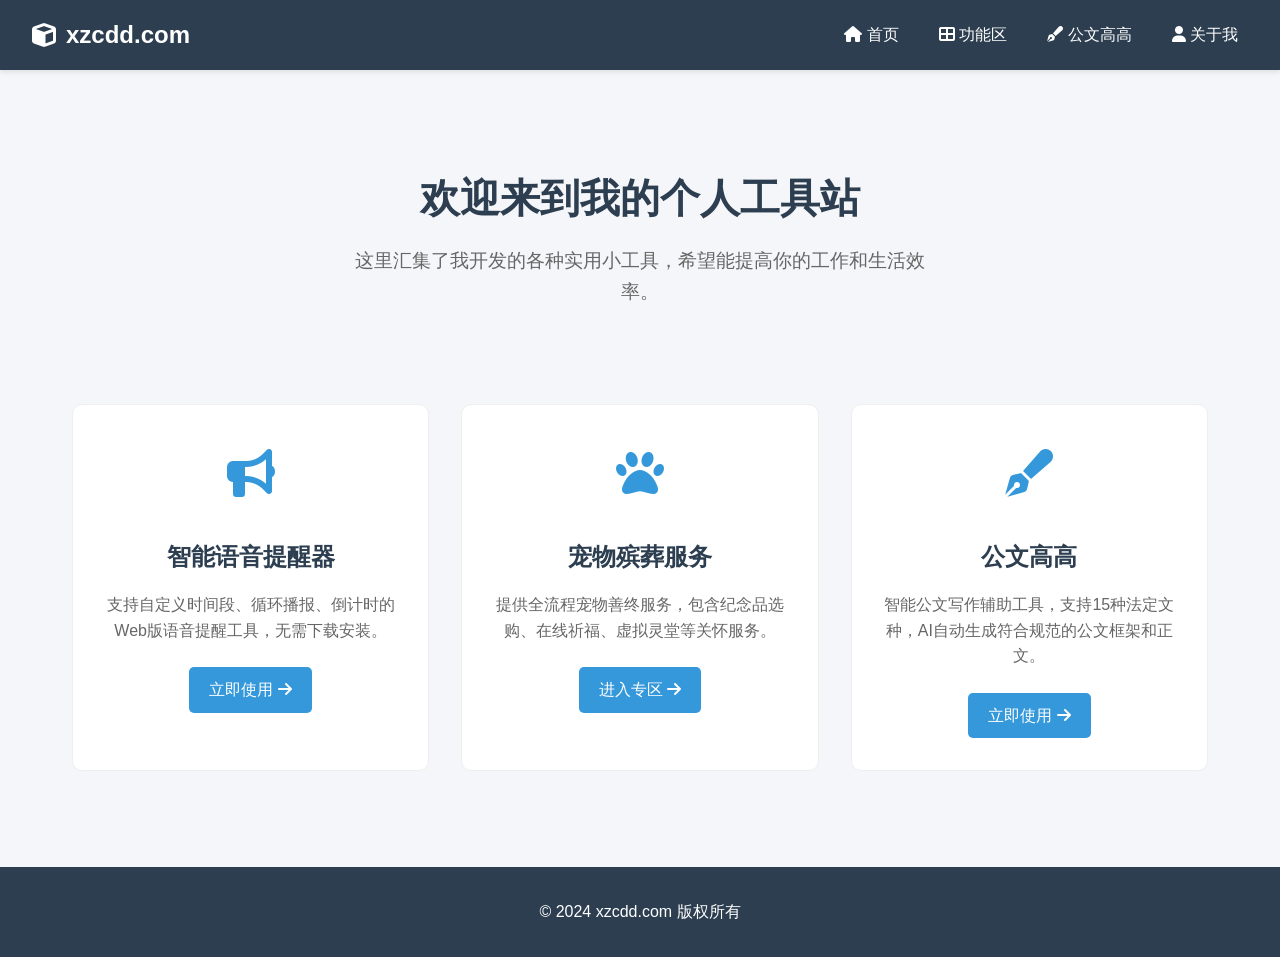
<file: index.html>
<!DOCTYPE html>
<html lang="zh-CN">
<head>
    <meta charset="UTF-8">
    <meta name="viewport" content="width=device-width, initial-scale=1.0">
    <title>我的个人网站 - xzcdd.com</title>
    <!-- 字体图标 -->
    <link rel="stylesheet" href="https://cdnjs.cloudflare.com/ajax/libs/font-awesome/6.4.0/css/all.min.css">
    <style>
        :root {
            --primary-color: #3498db;
            --secondary-color: #2c3e50;
            --bg-color: #f4f6f9;
            --text-color: #333;
            --card-bg: #fff;
        }

        * {
            margin: 0;
            padding: 0;
            box-sizing: border-box;
            font-family: 'Segoe UI', Tahoma, Geneva, Verdana, sans-serif;
        }

        body {
            background-color: var(--bg-color);
            color: var(--text-color);
            line-height: 1.6;
        }

        /* 导航栏 */
        .navbar {
            background-color: var(--secondary-color);
            color: white;
            padding: 1rem 2rem;
            display: flex;
            justify-content: space-between;
            align-items: center;
            box-shadow: 0 2px 5px rgba(0,0,0,0.1);
        }

        .logo {
            font-size: 1.5rem;
            font-weight: bold;
            display: flex;
            align-items: center;
            gap: 10px;
        }

        .nav-links {
            list-style: none;
            display: flex;
            gap: 20px;
        }

        .nav-links a {
            color: white;
            text-decoration: none;
            padding: 5px 10px;
            border-radius: 4px;
            transition: background 0.3s;
        }

        .nav-links a:hover {
            background-color: rgba(255,255,255,0.1);
        }

        /* 主体内容 */
        .container {
            max-width: 1200px;
            margin: 0 auto;
            padding: 2rem;
        }

        .hero {
            text-align: center;
            padding: 4rem 0;
            margin-bottom: 2rem;
        }

        .hero h1 {
            font-size: 2.5rem;
            margin-bottom: 1rem;
            color: var(--secondary-color);
        }

        .hero p {
            font-size: 1.2rem;
            color: #666;
            max-width: 600px;
            margin: 0 auto;
        }

        /* 功能区网格 */
        .features-grid {
            display: grid;
            grid-template-columns: repeat(auto-fit, minmax(300px, 1fr));
            gap: 2rem;
        }

        .feature-card {
            background: var(--card-bg);
            border-radius: 10px;
            padding: 2rem;
            text-align: center;
            transition: transform 0.3s, box-shadow 0.3s;
            border: 1px solid #eee;
            cursor: pointer;
            text-decoration: none;
            color: inherit;
            display: block;
        }

        .feature-card:hover {
            transform: translateY(-5px);
            box-shadow: 0 10px 20px rgba(0,0,0,0.1);
            border-color: var(--primary-color);
        }

        .feature-icon {
            font-size: 3rem;
            color: var(--primary-color);
            margin-bottom: 1.5rem;
        }

        .feature-title {
            font-size: 1.5rem;
            margin-bottom: 1rem;
            color: var(--secondary-color);
        }

        .feature-desc {
            color: #666;
            margin-bottom: 1.5rem;
        }

        .btn {
            display: inline-block;
            padding: 10px 20px;
            background-color: var(--primary-color);
            color: white;
            border-radius: 5px;
            text-decoration: none;
            font-weight: 500;
            transition: background 0.3s;
        }

        .btn:hover {
            background-color: #2980b9;
        }

        /* 页脚 */
        footer {
            background-color: var(--secondary-color);
            color: white;
            text-align: center;
            padding: 2rem;
            margin-top: 4rem;
        }

        @media (max-width: 768px) {
            .navbar {
                flex-direction: column;
                gap: 1rem;
            }
            
            .nav-links {
                width: 100%;
                justify-content: center;
            }
        }
    </style>
</head>
<body>
    <!-- 导航栏 -->
    <nav class="navbar">
        <div class="logo">
            <i class="fas fa-cube"></i> xzcdd.com
        </div>
        <ul class="nav-links">
            <li><a href="#"><i class="fas fa-home"></i> 首页</a></li>
            <li><a href="#features"><i class="fas fa-th-large"></i> 功能区</a></li>
            <li><a href="gongwen-gaogao/" target="_blank"><i class="fas fa-pen-fancy"></i> 公文高高</a></li>
            <li><a href="#"><i class="fas fa-user"></i> 关于我</a></li>
        </ul>
    </nav>

    <!-- 主体内容 -->
    <div class="container">
        <section class="hero">
            <h1>欢迎来到我的个人工具站</h1>
            <p>这里汇集了我开发的各种实用小工具，希望能提高你的工作和生活效率。</p>
        </section>

        <section id="features" class="features-grid">
            <!-- 工具卡片 1：语音提醒器 -->
            <a href="reminder/index.html" class="feature-card">
                <div class="feature-icon">
                    <i class="fas fa-bullhorn"></i>
                </div>
                <h3 class="feature-title">智能语音提醒器</h3>
                <p class="feature-desc">支持自定义时间段、循环播报、倒计时的Web版语音提醒工具，无需下载安装。</p>
                <span class="btn">立即使用 <i class="fas fa-arrow-right"></i></span>
            </a>

            <!-- 工具卡片 2：宠物殡葬服务 -->
            <a href="pet-funeral/index.html" class="feature-card">
                <div class="feature-icon">
                    <i class="fas fa-paw"></i>
                </div>
                <h3 class="feature-title">宠物殡葬服务</h3>
                <p class="feature-desc">提供全流程宠物善终服务，包含纪念品选购、在线祈福、虚拟灵堂等关怀服务。</p>
                <span class="btn">进入专区 <i class="fas fa-arrow-right"></i></span>
            </a>

            <!-- 工具卡片 3：公文高高 -->
            <a href="gongwen-gaogao/" target="_blank" class="feature-card">
                <div class="feature-icon">
                    <i class="fas fa-pen-fancy"></i>
                </div>
                <h3 class="feature-title">公文高高</h3>
                <p class="feature-desc">智能公文写作辅助工具，支持15种法定文种，AI自动生成符合规范的公文框架和正文。</p>
                <span class="btn">立即使用 <i class="fas fa-arrow-right"></i></span>
            </a>
        </section>
    </div>

    <!-- 页脚 -->
    <footer>
        <p>&copy; 2024 xzcdd.com 版权所有</p>
    </footer>
</body>
</html>
</file>
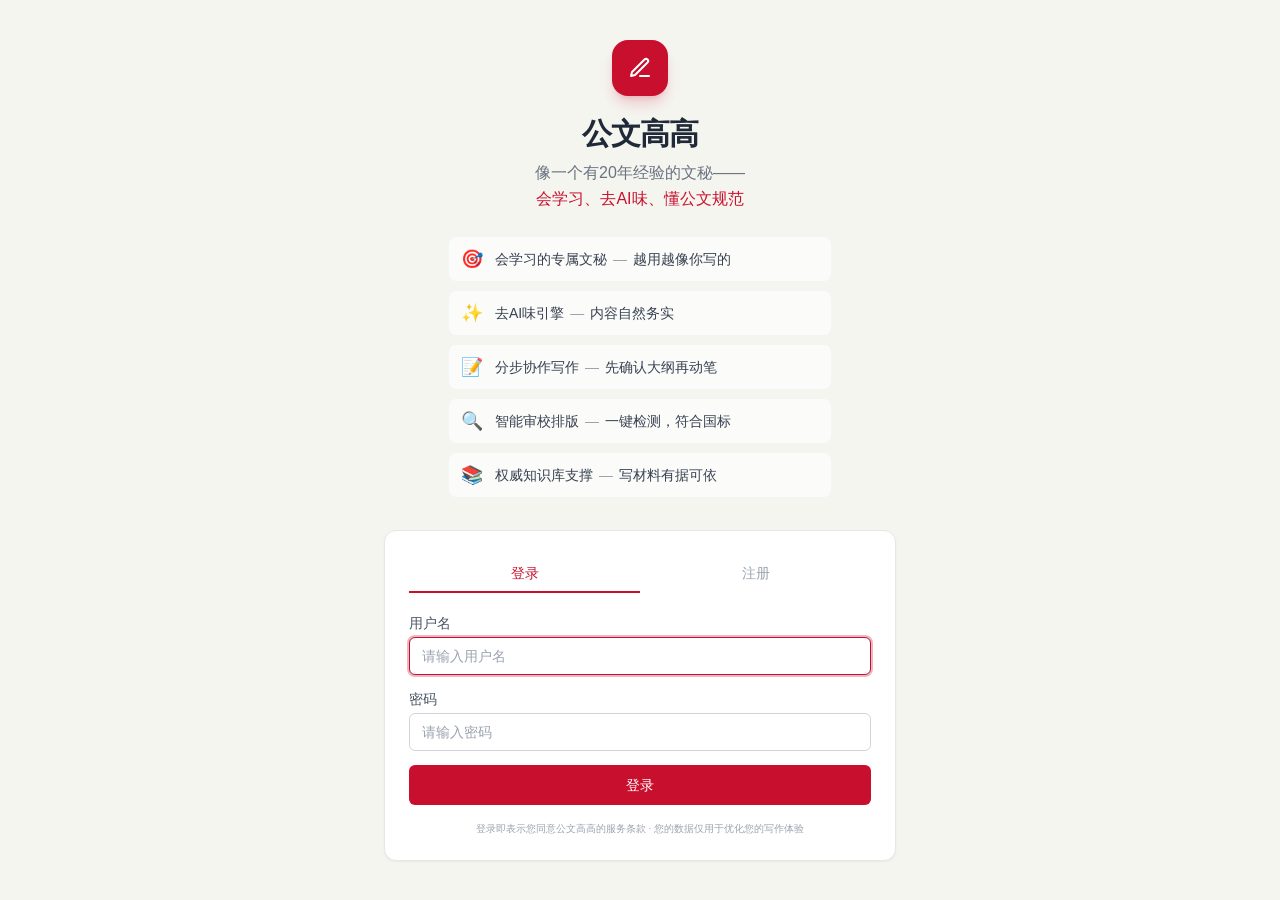
<file: gongwen-gaogao/index.html>
<!DOCTYPE html>
<html lang="zh-CN">
  <head>
    <meta charset="UTF-8" />
    <meta name="viewport" content="width=device-width, initial-scale=1.0" />
    <title>公文高高 - 智能公文写作辅助工具</title>
    <link rel="icon" type="image/svg+xml" href="/gongwen-gaogao/favicon.svg" />
    <script type="module" crossorigin src="/gongwen-gaogao/assets/index-BTBJjmmg.js"></script>
    <link rel="stylesheet" crossorigin href="/gongwen-gaogao/assets/index-ES9C1fUB.css">
  </head>
  <body class="bg-[#f5f5f0] text-gray-900">
    <style>
      .dark body, body.dark, .dark .bg-white, .dark .bg-gray-50, .dark .bg-amber-50, .dark .bg-red-50, .dark .bg-blue-50, .dark .bg-green-50 { background-color: #1a1a2e !important; }
      .dark .text-gray-700, .dark .text-gray-800, .dark .text-gray-900 { color: #e8e8e8 !important; }
      .dark .text-gray-500, .dark .text-gray-600 { color: #a0a0b0 !important; }
      .dark .text-gray-400 { color: #6a6a7a !important; }
      .dark .border-gray-100, .dark .border-gray-200, .dark .border-gray-300 { border-color: #2a2a4a !important; }
      .dark input, .dark textarea { background-color: #16213e; color: #e8e8e8; border-color: #2a2a4a; }
      .dark .hover\:bg-gray-50:hover { background-color: #16213e !important; }
    </style>
    <div id="root"></div>
  </body>
</html>
</file>
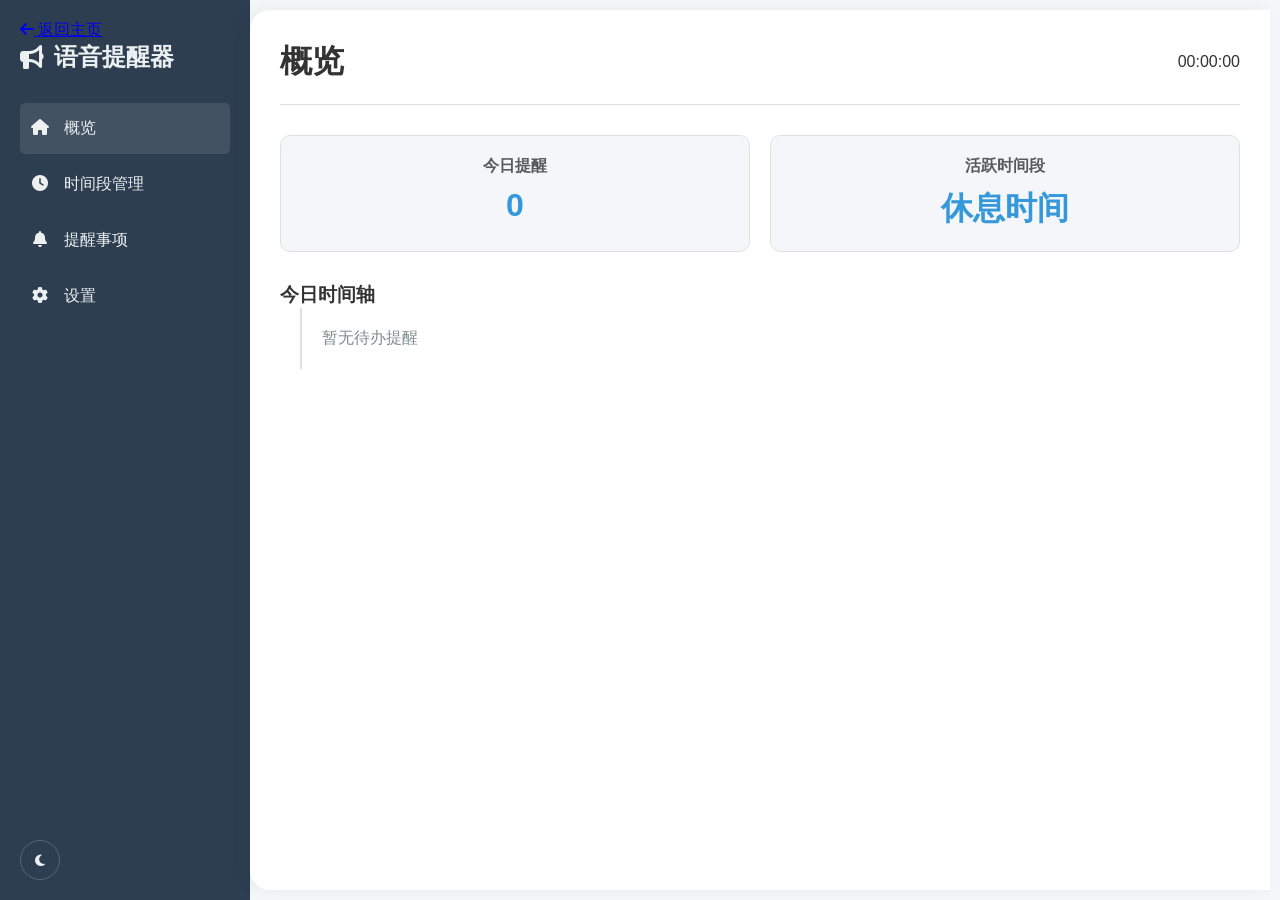
<file: reminder/index.html>
<!DOCTYPE html>
<html lang="zh-CN">
<head>
    <meta charset="UTF-8">
    <meta name="viewport" content="width=device-width, initial-scale=1.0">
    <title>智能语音提醒器 (Smart Voice Reminder)</title>
    <!-- Font Awesome for icons -->
    <link rel="stylesheet" href="https://cdnjs.cloudflare.com/ajax/libs/font-awesome/6.4.0/css/all.min.css">
    <style>
        :root {
            --bg-color: #f4f6f9;
            --sidebar-bg: #2c3e50;
            --sidebar-text: #ecf0f1;
            --content-bg: #ffffff;
            --text-color: #333;
            --accent-color: #3498db;
            --success-color: #2ecc71;
            --warning-color: #f1c40f;
            --danger-color: #e74c3c;
            --border-color: #e0e0e0;
        }

        [data-theme="dark"] {
            --bg-color: #1a1a1a;
            --sidebar-bg: #000000;
            --sidebar-text: #dcdcdc;
            --content-bg: #2d2d2d;
            --text-color: #ecf0f1;
            --accent-color: #2980b9;
            --border-color: #444;
        }

        * {
            box-sizing: border-box;
            margin: 0;
            padding: 0;
            font-family: 'Segoe UI', Tahoma, Geneva, Verdana, sans-serif;
        }

        body {
            background-color: var(--bg-color);
            color: var(--text-color);
            transition: background-color 0.3s, color 0.3s;
        }

        .app-container {
            display: flex;
            height: 100vh;
        }

        /* Sidebar */
        .sidebar {
            width: 250px;
            background-color: var(--sidebar-bg);
            color: var(--sidebar-text);
            display: flex;
            flex-direction: column;
            padding: 20px;
        }

        .logo {
            font-size: 1.5rem;
            margin-bottom: 30px;
            font-weight: bold;
            display: flex;
            align-items: center;
            gap: 10px;
        }

        .nav-links {
            list-style: none;
            flex: 1;
        }

        .nav-links li {
            padding: 15px 10px;
            cursor: pointer;
            border-radius: 5px;
            margin-bottom: 5px;
            transition: background 0.2s;
        }

        .nav-links li:hover, .nav-links li.active {
            background-color: rgba(255,255,255,0.1);
        }

        .nav-links li i {
            margin-right: 10px;
            width: 20px;
            text-align: center;
        }

        .theme-toggle {
            margin-top: auto;
        }

        #theme-btn {
            background: none;
            border: 1px solid rgba(255,255,255,0.2);
            color: var(--sidebar-text);
            padding: 8px;
            border-radius: 50%;
            cursor: pointer;
            width: 40px;
            height: 40px;
            transition: 0.3s;
        }

        #theme-btn:hover {
            background: rgba(255,255,255,0.1);
        }

        /* Main Content */
        .main-content {
            flex: 1;
            padding: 30px;
            overflow-y: auto;
            background-color: var(--content-bg);
            border-top-left-radius: 20px;
            border-bottom-left-radius: 20px;
            margin: 10px 10px 10px 0;
            box-shadow: -5px 0 15px rgba(0,0,0,0.05);
        }

        header {
            display: flex;
            justify-content: space-between;
            align-items: center;
            margin-bottom: 30px;
            border-bottom: 1px solid var(--border-color);
            padding-bottom: 20px;
        }

        .view {
            display: none;
            animation: fadeIn 0.3s;
        }

        .view.active {
            display: block;
        }

        @keyframes fadeIn {
            from { opacity: 0; transform: translateY(10px); }
            to { opacity: 1; transform: translateY(0); }
        }

        /* Dashboard Stats */
        .dashboard-stats {
            display: grid;
            grid-template-columns: repeat(auto-fit, minmax(200px, 1fr));
            gap: 20px;
            margin-bottom: 30px;
        }

        .stat-card {
            background: var(--bg-color);
            padding: 20px;
            border-radius: 10px;
            text-align: center;
            border: 1px solid var(--border-color);
        }

        .stat-card h3 {
            font-size: 1rem;
            color: var(--text-color);
            opacity: 0.8;
        }

        .stat-card p {
            font-size: 2rem;
            font-weight: bold;
            color: var(--accent-color);
            margin-top: 10px;
        }

        /* Forms & Inputs */
        .form-group {
            margin-bottom: 15px;
        }

        .form-group label {
            display: block;
            margin-bottom: 5px;
            font-weight: 500;
        }
        
        .form-row {
            display: flex;
            gap: 15px;
        }
        
        .form-row .form-group {
            flex: 1;
        }

        input[type="text"],
        input[type="number"],
        input[type="time"],
        input[type="datetime-local"],
        select,
        textarea {
            width: 100%;
            padding: 10px;
            border: 1px solid var(--border-color);
            border-radius: 5px;
            background: var(--bg-color);
            color: var(--text-color);
        }

        button {
            cursor: pointer;
            border: none;
            border-radius: 5px;
            padding: 10px 20px;
            font-weight: 500;
            transition: 0.2s;
        }

        .btn-primary {
            background-color: var(--accent-color);
            color: white;
        }

        .btn-primary:hover {
            filter: brightness(1.1);
        }

        .btn-secondary {
            background-color: #95a5a6;
            color: white;
        }

        .btn-danger {
            background-color: var(--danger-color);
            color: white;
        }
        
        .btn-emergency {
            background-color: var(--danger-color);
            color: white;
            font-weight: bold;
            display: none;
            animation: pulse 2s infinite;
        }
        
        .btn-emergency.visible {
            display: flex;
            align-items: center;
            gap: 8px;
        }
        
        @keyframes pulse {
            0% { transform: scale(1); box-shadow: 0 0 0 0 rgba(231, 76, 60, 0.7); }
            70% { transform: scale(1.05); box-shadow: 0 0 0 10px rgba(231, 76, 60, 0); }
            100% { transform: scale(1); box-shadow: 0 0 0 0 rgba(231, 76, 60, 0); }
        }
        
        /* Checkbox Group */
        .checkbox-group {
            display: flex;
            flex-wrap: wrap;
            gap: 10px;
        }
        
        .checkbox-group label {
            display: flex;
            align-items: center;
            gap: 5px;
            cursor: pointer;
            font-weight: normal;
        }

        /* Time Slot & Reminder Lists */
        .card-list {
            display: grid;
            grid-template-columns: repeat(auto-fill, minmax(300px, 1fr));
            gap: 20px;
        }

        .card {
            background: var(--bg-color);
            padding: 20px;
            border-radius: 10px;
            border-left: 5px solid var(--accent-color);
            position: relative;
            box-shadow: 0 2px 5px rgba(0,0,0,0.05);
            border: 1px solid var(--border-color);
        }

        .card h3 {
            margin-bottom: 10px;
        }

        .card .meta {
            font-size: 0.9rem;
            color: #7f8c8d;
            margin-bottom: 15px;
            line-height: 1.6;
        }
        
        .text-success { color: var(--success-color) !important; }
        .text-danger { color: var(--danger-color) !important; }

        .card-actions {
            display: flex;
            justify-content: flex-end;
            gap: 10px;
        }

        .card-actions button {
            padding: 5px 10px;
            font-size: 0.8rem;
        }

        /* Modal */
        .modal {
            display: none;
            position: fixed;
            z-index: 1000;
            left: 0;
            top: 0;
            width: 100%;
            height: 100%;
            background-color: rgba(0,0,0,0.5);
            justify-content: center;
            align-items: center;
        }

        .modal-content {
            background-color: var(--content-bg);
            padding: 30px;
            border-radius: 10px;
            width: 90%;
            max-width: 500px;
            position: relative;
            max-height: 90vh;
            overflow-y: auto;
        }

        .close {
            position: absolute;
            right: 20px;
            top: 15px;
            font-size: 24px;
            cursor: pointer;
        }
        
        .view-header {
            display: flex;
            justify-content: space-between;
            align-items: center;
            margin-bottom: 20px;
        }
        
        .filter-bar {
            margin-bottom: 20px;
        }

        /* Timeline */
        .timeline {
            position: relative;
            padding: 20px 0;
            border-left: 2px solid var(--border-color);
            margin-left: 20px;
        }

        .timeline-item {
            margin-bottom: 20px;
            padding-left: 20px;
            position: relative;
        }

        .timeline-item::before {
            content: '';
            position: absolute;
            left: -6px;
            top: 5px;
            width: 10px;
            height: 10px;
            background: var(--accent-color);
            border-radius: 50%;
        }

        .timeline-time {
            font-size: 0.85rem;
            color: #7f8c8d;
        }

        .timeline-content {
            background: var(--bg-color);
            padding: 10px;
            border-radius: 5px;
            margin-top: 5px;
            border: 1px solid var(--border-color);
        }

        /* Utility */
        .hidden { display: none; }
        .badge {
            padding: 2px 6px;
            border-radius: 4px;
            font-size: 0.75rem;
            color: white;
        }
        .badge-low { background-color: #95a5a6; }
        .badge-medium { background-color: var(--accent-color); }
        .badge-high { background-color: var(--danger-color); }
    </style>
</head>
<body>
    <div class="app-container">
        <!-- Sidebar Navigation -->
        <nav class="sidebar">
            <a href="../index.html" class="back-link">
                <i class="fas fa-arrow-left"></i> 返回主页
            </a>
            <div class="logo">
                <i class="fas fa-bullhorn"></i> 语音提醒器
            </div>
            <ul class="nav-links">
                <li class="active" data-view="dashboard">
                    <i class="fas fa-home"></i> 概览
                </li>
                <li data-view="timeslots">
                    <i class="fas fa-clock"></i> 时间段管理
                </li>
                <li data-view="reminders">
                    <i class="fas fa-bell"></i> 提醒事项
                </li>
                <li data-view="settings">
                    <i class="fas fa-cog"></i> 设置
                </li>
            </ul>
            <div class="theme-toggle">
                <button id="theme-btn" title="切换深色/浅色模式">
                    <i class="fas fa-moon"></i>
                </button>
            </div>
        </nav>

        <!-- Main Content Area -->
        <main class="main-content">
            <!-- Header -->
            <header>
                <h1 id="page-title">概览</h1>
                <button id="emergency-stop-btn" class="btn-emergency"><i class="fas fa-stop-circle"></i> 停止提醒</button>
                <div class="current-time" id="current-time">00:00:00</div>
            </header>

            <!-- Dashboard View -->
            <section id="dashboard" class="view active">
                <div class="dashboard-stats">
                    <div class="stat-card">
                        <h3>今日提醒</h3>
                        <p id="today-reminders-count">0</p>
                    </div>
                    <div class="stat-card">
                        <h3>活跃时间段</h3>
                        <p id="active-timeslot">无</p>
                    </div>
                </div>
                <div class="timeline-container">
                    <h3>今日时间轴</h3>
                    <div class="timeline" id="timeline">
                        <!-- Timeline items will be injected here -->
                    </div>
                </div>
            </section>

            <!-- Time Slots View -->
            <section id="timeslots" class="view">
                <div class="view-header">
                    <h2>时间段列表</h2>
                    <button class="btn-primary" id="add-timeslot-btn"><i class="fas fa-plus"></i> 新建时间段</button>
                </div>
                <div class="card-list" id="timeslots-list">
                    <!-- Time slots will be injected here -->
                </div>
            </section>

            <!-- Reminders View -->
            <section id="reminders" class="view">
                <div class="view-header">
                    <h2>提醒事项</h2>
                    <button class="btn-primary" id="add-reminder-btn"><i class="fas fa-plus"></i> 新建提醒</button>
                </div>
                <div class="filter-bar">
                    <select id="reminder-filter">
                        <option value="all">全部</option>
                        <option value="pending">待提醒</option>
                        <option value="completed">已完成</option>
                    </select>
                </div>
                <div class="card-list" id="reminders-list">
                    <!-- Reminders will be injected here -->
                </div>
            </section>

            <!-- Settings View -->
            <section id="settings" class="view">
                <div class="settings-group">
                    <h3>语音设置</h3>
                    <div class="form-group">
                        <label>选择语音</label>
                        <select id="voice-select"></select>
                    </div>
                    <div class="form-group">
                        <label>语速 (Rate): <span id="rate-value">1.0</span></label>
                        <input type="range" id="rate" min="0.5" max="2" step="0.1" value="1">
                    </div>
                    <div class="form-group">
                        <label>音调 (Pitch): <span id="pitch-value">1.0</span></label>
                        <input type="range" id="pitch" min="0" max="2" step="0.1" value="1">
                    </div>
                    <div class="form-group">
                        <label>音量 (Volume): <span id="volume-value">1.0</span></label>
                        <input type="range" id="volume" min="0" max="1" step="0.1" value="1">
                    </div>
                    <button class="btn-secondary" id="test-voice-btn">测试语音</button>
                </div>
                <div class="settings-group" style="margin-top: 30px;">
                    <h3>数据管理</h3>
                    <button class="btn-danger" id="clear-data-btn">清除所有数据</button>
                </div>
            </section>
        </main>
    </div>

    <!-- Modals -->
    <!-- Add Time Slot Modal -->
    <div id="timeslot-modal" class="modal">
        <div class="modal-content">
            <span class="close">&times;</span>
            <h2>新建时间段</h2>
            <form id="timeslot-form">
                <div class="form-group">
                    <label>名称</label>
                    <input type="text" name="name" required placeholder="例如：工作时间">
                </div>
                <div class="form-row">
                    <div class="form-group">
                        <label>开始时间</label>
                        <input type="time" name="start" required>
                    </div>
                    <div class="form-group">
                        <label>结束时间</label>
                        <input type="time" name="end" required>
                    </div>
                </div>
                <div class="form-group">
                    <label>重复规则</label>
                    <div class="checkbox-group" id="timeslot-days">
                        <label><input type="checkbox" value="1" checked> 周一</label>
                        <label><input type="checkbox" value="2" checked> 周二</label>
                        <label><input type="checkbox" value="3" checked> 周三</label>
                        <label><input type="checkbox" value="4" checked> 周四</label>
                        <label><input type="checkbox" value="5" checked> 周五</label>
                        <label><input type="checkbox" value="6"> 周六</label>
                        <label><input type="checkbox" value="0"> 周日</label>
                    </div>
                </div>
                <button type="submit" class="btn-primary">保存</button>
            </form>
        </div>
    </div>

    <!-- Add Reminder Modal -->
    <div id="reminder-modal" class="modal">
        <div class="modal-content">
            <span class="close">&times;</span>
            <h2>新建提醒</h2>
            <form id="reminder-form">
                <div class="form-group">
                    <label>提醒内容</label>
                    <textarea name="content" required maxlength="200" placeholder="请输入提醒内容..." style="height: 80px;"></textarea>
                    <div style="text-align: right; font-size: 12px; color: #888;">限200字</div>
                </div>
                <div class="form-group">
                    <label>提醒类型</label>
                    <select name="type" id="reminder-type-select">
                        <option value="specific">具体时间</option>
                        <option value="relative">相对时间 (倒计时)</option>
                    </select>
                </div>
                
                <div id="specific-time-group">
                    <div class="form-group">
                        <label>时间点</label>
                        <input type="datetime-local" name="datetime">
                    </div>
                    <div class="form-group">
                        <label>重复规则</label>
                        <select name="recurrence" id="recurrence-select">
                            <option value="none">不重复</option>
                            <option value="daily">每天</option>
                            <option value="weekly">每周</option>
                            <option value="monthly">每月</option>
                            <option value="custom">自定义间隔</option>
                        </select>
                    </div>
                    <div id="custom-recurrence-group" style="display:none; background: #f8f9fa; padding: 10px; border-radius: 5px; margin-bottom: 15px;">
                        <div class="form-group">
                            <label>每隔</label>
                            <div class="form-row">
                                <input type="number" name="custom-interval-val" min="1" value="1">
                                <select name="custom-interval-unit">
                                    <option value="minutes">分钟</option>
                                    <option value="hours">小时</option>
                                    <option value="days">天</option>
                                </select>
                            </div>
                        </div>
                    </div>
                </div>

                <div id="relative-time-group" style="display:none;">
                    <div class="form-group">
                        <label>延迟时间</label>
                        <div style="display: flex; gap: 10px;">
                            <input type="number" name="delay-val" min="1" value="30">
                            <select name="delay-unit">
                                <option value="minutes">分钟</option>
                                <option value="hours">小时</option>
                            </select>
                        </div>
                    </div>
                </div>

                <!-- New Section: Voice Loop Settings -->
                <div class="settings-group-modal" style="border-top: 1px solid #eee; padding-top: 15px; margin-top: 15px; margin-bottom: 15px;">
                    <h3 style="font-size: 1rem; margin-bottom: 10px;">语音循环设置</h3>
                    <div class="form-group">
                        <label>循环模式</label>
                        <div class="checkbox-group">
                            <label><input type="radio" name="loop-mode" value="fixed" checked> 固定次数</label>
                            <label><input type="radio" name="loop-mode" value="infinite"> 无限循环</label>
                        </div>
                    </div>
                    <div class="form-group" id="loop-count-group">
                        <label>循环次数 (1-10)</label>
                        <input type="number" name="loop-count" min="1" max="10" value="3">
                    </div>
                </div>

                <div class="form-group">
                    <label>提前提醒</label>
                    <select name="advance-notice">
                        <option value="0">不提前</option>
                        <option value="5">提前5分钟</option>
                        <option value="15">提前15分钟</option>
                        <option value="30">提前30分钟</option>
                    </select>
                </div>

                <div class="form-group">
                    <label>优先级</label>
                    <select name="priority">
                        <option value="low">低</option>
                        <option value="medium" selected>中</option>
                        <option value="high">高</option>
                    </select>
                </div>
                
                <button type="submit" class="btn-primary">保存</button>
            </form>
        </div>
    </div>

    <script>
        // --- State Management ---
        const state = {
            timeslots: [],
            reminders: [],
            settings: {
                voiceURI: null,
                rate: 1.0,
                pitch: 1.0,
                volume: 1.0,
                theme: 'light'
            }
        };

        // Audio Loop State
        let audioState = {
            isPlaying: false,
            reminderId: null,
            remainingLoops: 0,
            mode: 'fixed' // fixed, infinite
        };

        // --- Initialization ---
        document.addEventListener('DOMContentLoaded', () => {
            loadData();
            setupEventListeners();
            initTheme();
            initTTS();
            renderAll();
            startTimerLoop();
            
            // Set default datetime to now
            const now = new Date();
            now.setMinutes(now.getMinutes() - now.getTimezoneOffset());
            document.querySelector('input[name="datetime"]').value = now.toISOString().slice(0, 16);
        });

        // --- Persistence ---
        function loadData() {
            const savedState = localStorage.getItem('voiceReminderState');
            if (savedState) {
                const parsed = JSON.parse(savedState);
                state.timeslots = parsed.timeslots || [];
                state.reminders = parsed.reminders || [];
                state.settings = { ...state.settings, ...parsed.settings };
            }
        }

        function saveData() {
            localStorage.setItem('voiceReminderState', JSON.stringify(state));
            renderAll();
        }

        // --- UI Navigation ---
        function setupEventListeners() {
            // Navigation
            document.querySelectorAll('.nav-links li').forEach(item => {
                item.addEventListener('click', () => {
                    document.querySelectorAll('.nav-links li').forEach(li => li.classList.remove('active'));
                    document.querySelectorAll('.view').forEach(view => view.classList.remove('active'));
                    
                    item.classList.add('active');
                    const viewId = item.getAttribute('data-view');
                    document.getElementById(viewId).classList.add('active');
                    
                    // Update header title
                    const titles = {
                        'dashboard': '概览',
                        'timeslots': '时间段管理',
                        'reminders': '提醒事项',
                        'settings': '设置'
                    };
                    document.getElementById('page-title').innerText = titles[viewId];
                });
            });

            // Theme Toggle
            document.getElementById('theme-btn').addEventListener('click', toggleTheme);
            
            // Emergency Stop
            document.getElementById('emergency-stop-btn').addEventListener('click', stopPlayback);

            // Modals
            setupModal('add-timeslot-btn', 'timeslot-modal');
            setupModal('add-reminder-btn', 'reminder-modal');

            // Forms
            document.getElementById('timeslot-form').addEventListener('submit', handleAddTimeslot);
            document.getElementById('reminder-form').addEventListener('submit', handleAddReminder);

            // Reminder Type Toggle
            document.getElementById('reminder-type-select').addEventListener('change', (e) => {
                const specificGroup = document.getElementById('specific-time-group');
                const relativeGroup = document.getElementById('relative-time-group');
                if (e.target.value === 'specific') {
                    specificGroup.style.display = 'block';
                    relativeGroup.style.display = 'none';
                } else {
                    specificGroup.style.display = 'none';
                    relativeGroup.style.display = 'block';
                }
            });
            
            // Custom Recurrence Toggle
            document.getElementById('recurrence-select').addEventListener('change', (e) => {
                const customGroup = document.getElementById('custom-recurrence-group');
                if (e.target.value === 'custom') {
                    customGroup.style.display = 'block';
                } else {
                    customGroup.style.display = 'none';
                }
            });

            // Loop Mode Toggle
            document.querySelectorAll('input[name="loop-mode"]').forEach(radio => {
                radio.addEventListener('change', (e) => {
                    const countGroup = document.getElementById('loop-count-group');
                    if (e.target.value === 'fixed') {
                        countGroup.style.display = 'block';
                    } else {
                        countGroup.style.display = 'none';
                    }
                });
            });
            
            // Reminder Filter
            document.getElementById('reminder-filter').addEventListener('change', renderReminders);

            // Settings
            document.getElementById('rate').addEventListener('input', (e) => {
                state.settings.rate = parseFloat(e.target.value);
                document.getElementById('rate-value').innerText = state.settings.rate;
                saveData();
            });
            document.getElementById('pitch').addEventListener('input', (e) => {
                state.settings.pitch = parseFloat(e.target.value);
                document.getElementById('pitch-value').innerText = state.settings.pitch;
                saveData();
            });
            document.getElementById('volume').addEventListener('input', (e) => {
                state.settings.volume = parseFloat(e.target.value);
                document.getElementById('volume-value').innerText = state.settings.volume;
                saveData();
            });
            document.getElementById('voice-select').addEventListener('change', (e) => {
                state.settings.voiceURI = e.target.value;
                saveData();
            });
            document.getElementById('test-voice-btn').addEventListener('click', () => {
                speak('这是一个语音测试。你好，主人。');
                requestNotificationPermission();
            });
            document.getElementById('clear-data-btn').addEventListener('click', () => {
                if(confirm('确定要清除所有数据吗？此操作无法撤销。')) {
                    localStorage.clear();
                    location.reload();
                }
            });
        }

        function setupModal(btnId, modalId) {
            const modal = document.getElementById(modalId);
            const btn = document.getElementById(btnId);
            const close = modal.querySelector('.close');

            btn.onclick = () => modal.style.display = 'flex';
            close.onclick = () => modal.style.display = 'none';
            window.onclick = (e) => {
                if (e.target == modal) modal.style.display = 'none';
            }
        }

        function requestNotificationPermission() {
            if (Notification.permission !== "granted" && Notification.permission !== "denied") {
                Notification.requestPermission();
            }
        }

        // --- Theme Logic ---
        function initTheme() {
            document.documentElement.setAttribute('data-theme', state.settings.theme);
            const icon = document.querySelector('#theme-btn i');
            icon.className = state.settings.theme === 'dark' ? 'fas fa-sun' : 'fas fa-moon';
        }

        function toggleTheme() {
            state.settings.theme = state.settings.theme === 'light' ? 'dark' : 'light';
            initTheme();
            saveData();
        }

        // --- Time Slot Logic ---
        function handleAddTimeslot(e) {
            e.preventDefault();
            const formData = new FormData(e.target);
            const days = Array.from(document.querySelectorAll('#timeslot-days input:checked')).map(cb => parseInt(cb.value));
            
            if (days.length === 0) {
                alert('请至少选择一天');
                return;
            }

            const newSlot = {
                id: Date.now().toString(),
                name: formData.get('name'),
                start: formData.get('start'),
                end: formData.get('end'),
                days: days
            };

            if (checkTimeslotConflict(newSlot)) {
                alert('时间段冲突！请检查该时间段是否与现有的重叠。');
                return;
            }

            state.timeslots.push(newSlot);
            saveData();
            e.target.reset();
            document.getElementById('timeslot-modal').style.display = 'none';
        }

        function checkTimeslotConflict(newSlot) {
            const getMinutes = (timeStr) => {
                const [h, m] = timeStr.split(':').map(Number);
                return h * 60 + m;
            };
            
            const newStart = getMinutes(newSlot.start);
            const newEnd = getMinutes(newSlot.end);

            if (newStart >= newEnd) {
                alert('结束时间必须晚于开始时间');
                return true; 
            }

            return state.timeslots.some(slot => {
                const daysOverlap = newSlot.days.some(day => slot.days.includes(day));
                if (!daysOverlap) return false;

                const slotStart = getMinutes(slot.start);
                const slotEnd = getMinutes(slot.end);

                return (newStart < slotEnd && newEnd > slotStart);
            });
        }

        window.deleteTimeslot = function(id) {
            if(confirm('确定删除此时间段吗？')) {
                state.timeslots = state.timeslots.filter(t => t.id !== id);
                saveData();
            }
        };

        // --- Reminder Logic ---
        function handleAddReminder(e) {
            e.preventDefault();
            const formData = new FormData(e.target);
            const type = formData.get('type');
            let targetTime;
            let recurrence = 'none';
            let customInterval = null;

            if (type === 'specific') {
                const dt = formData.get('datetime');
                if (!dt) {
                    alert('请选择时间');
                    return;
                }
                targetTime = new Date(dt).getTime();
                recurrence = formData.get('recurrence');
                
                if (recurrence === 'custom') {
                    customInterval = {
                        value: parseInt(formData.get('custom-interval-val')),
                        unit: formData.get('custom-interval-unit')
                    };
                }
            } else {
                const delayVal = parseInt(formData.get('delay-val'));
                const delayUnit = formData.get('delay-unit');
                const multiplier = delayUnit === 'hours' ? 3600000 : 60000;
                targetTime = Date.now() + (delayVal * multiplier);
            }

            // Loop Settings
            const loopMode = formData.get('loop-mode');
            const loopCount = loopMode === 'fixed' ? parseInt(formData.get('loop-count')) : 0;

            const newReminder = {
                id: Date.now().toString(),
                content: formData.get('content'),
                targetTime: targetTime,
                type: type,
                recurrence: recurrence,
                customInterval: customInterval,
                loopMode: loopMode,
                loopCount: loopCount,
                advanceNotice: parseInt(formData.get('advance-notice')),
                priority: formData.get('priority'),
                status: 'pending',
                notified: false,
                advanceNotified: false
            };
            
            requestNotificationPermission();

            state.reminders.push(newReminder);
            saveData();
            e.target.reset();
            // Reset modal visibility states
            document.getElementById('specific-time-group').style.display = 'block';
            document.getElementById('relative-time-group').style.display = 'none';
            document.getElementById('custom-recurrence-group').style.display = 'none';
            document.getElementById('loop-count-group').style.display = 'block';
            document.getElementById('reminder-modal').style.display = 'none';
        }

        window.deleteReminder = function(id) {
            if(confirm('确定删除此提醒吗？')) {
                state.reminders = state.reminders.filter(r => r.id !== id);
                saveData();
            }
        };

        // --- TTS & Loop Logic ---
        let voices = [];

        function initTTS() {
            const loadVoices = () => {
                voices = speechSynthesis.getVoices();
                const select = document.getElementById('voice-select');
                if (voices.length === 0) return;
                
                select.innerHTML = '';
                voices.sort((a, b) => {
                    if (a.lang.includes('zh') && !b.lang.includes('zh')) return -1;
                    if (!a.lang.includes('zh') && b.lang.includes('zh')) return 1;
                    return 0;
                });

                voices.forEach(voice => {
                    const option = document.createElement('option');
                    option.value = voice.voiceURI;
                    option.textContent = `${voice.name} (${voice.lang})`;
                    if (voice.voiceURI === state.settings.voiceURI) {
                        option.selected = true;
                    }
                    select.appendChild(option);
                });
                
                if (!state.settings.voiceURI && voices.length > 0) {
                    const zhVoice = voices.find(v => v.lang.includes('zh'));
                    state.settings.voiceURI = zhVoice ? zhVoice.voiceURI : voices[0].voiceURI;
                }
                
                document.getElementById('rate').value = state.settings.rate;
                document.getElementById('rate-value').innerText = state.settings.rate;
                document.getElementById('pitch').value = state.settings.pitch;
                document.getElementById('pitch-value').innerText = state.settings.pitch;
                document.getElementById('volume').value = state.settings.volume;
                document.getElementById('volume-value').innerText = state.settings.volume;
            };

            speechSynthesis.onvoiceschanged = loadVoices;
            setTimeout(loadVoices, 100);
            setTimeout(loadVoices, 1000);
        }

        function speak(text, onEnd) {
            if (!text) return;
            // Only cancel if we are forcing a new speech from user interaction,
            // or if it's the start of a loop chain.
            // Inside a loop, we wait for the previous one to finish naturally.
            
            const utterance = new SpeechSynthesisUtterance(text);
            const voice = voices.find(v => v.voiceURI === state.settings.voiceURI);
            if (voice) utterance.voice = voice;
            
            utterance.rate = state.settings.rate;
            utterance.pitch = state.settings.pitch;
            utterance.volume = state.settings.volume;

            if (onEnd) {
                utterance.onend = onEnd;
            }

            speechSynthesis.speak(utterance);
        }

        function playReminder(reminder) {
            // Stop any current playback first
            if (audioState.isPlaying) {
                speechSynthesis.cancel();
            }

            audioState = {
                isPlaying: true,
                reminderId: reminder.id,
                remainingLoops: reminder.loopMode === 'fixed' ? reminder.loopCount : 9999,
                mode: reminder.loopMode
            };

            updateStopButton();
            playLoop(reminder.content);
        }

        function playLoop(content) {
            if (!audioState.isPlaying) return;
            
            if (audioState.mode === 'fixed' && audioState.remainingLoops <= 0) {
                stopPlayback(false); // Finished naturally
                return;
            }

            speak(`提醒您：${content}`, () => {
                // Determine if we should continue
                if (audioState.isPlaying) {
                    if (audioState.mode === 'fixed') {
                        audioState.remainingLoops--;
                    }
                    // Add a small pause between loops
                    setTimeout(() => playLoop(content), 1000);
                }
            });
        }

        function stopPlayback(speakFeedback = true) {
            audioState.isPlaying = false;
            audioState.reminderId = null;
            speechSynthesis.cancel();
            updateStopButton();
            
            if (speakFeedback) {
                setTimeout(() => speak('提醒已停止'), 200);
            }
        }

        function updateStopButton() {
            const btn = document.getElementById('emergency-stop-btn');
            if (audioState.isPlaying) {
                btn.classList.add('visible');
            } else {
                btn.classList.remove('visible');
            }
        }

        // --- Timer Loop & Scheduling ---
        function startTimerLoop() {
            setInterval(() => {
                const now = Date.now();
                document.getElementById('current-time').innerText = new Date().toLocaleTimeString();
                
                state.reminders.forEach(reminder => {
                    if (reminder.status === 'completed') return;

                    // Advance Notice (Only speak once, no loop)
                    if (reminder.advanceNotice > 0 && !reminder.advanceNotified) {
                        const advanceTime = reminder.targetTime - (reminder.advanceNotice * 60000);
                        if (now >= advanceTime && now < reminder.targetTime && (now - advanceTime < 60000)) {
                            speak(`即将提醒：${reminder.content}`);
                            reminder.advanceNotified = true;
                            saveData();
                        }
                    }

                    // Main Reminder
                    if (now >= reminder.targetTime && !reminder.notified) {
                        // Start the loop
                        playReminder(reminder);
                        
                        if (Notification.permission === "granted") {
                            new Notification("语音提醒", { body: reminder.content });
                        }

                        reminder.notified = true;

                        if (reminder.recurrence !== 'none') {
                            handleRecurrence(reminder);
                        } else {
                            reminder.status = 'completed';
                        }
                        saveData();
                    }
                });
            }, 1000);
        }

        function handleRecurrence(reminder) {
            const nextTime = new Date(reminder.targetTime);
            
            if (reminder.recurrence === 'daily') nextTime.setDate(nextTime.getDate() + 1);
            else if (reminder.recurrence === 'weekly') nextTime.setDate(nextTime.getDate() + 7);
            else if (reminder.recurrence === 'monthly') nextTime.setMonth(nextTime.getMonth() + 1);
            else if (reminder.recurrence === 'custom' && reminder.customInterval) {
                const val = reminder.customInterval.value;
                const unit = reminder.customInterval.unit;
                if (unit === 'minutes') nextTime.setMinutes(nextTime.getMinutes() + val);
                if (unit === 'hours') nextTime.setHours(nextTime.getHours() + val);
                if (unit === 'days') nextTime.setDate(nextTime.getDate() + val);
            }
            
            reminder.targetTime = nextTime.getTime();
            reminder.notified = false;
            reminder.advanceNotified = false;
        }

        // --- Rendering ---
        function renderAll() {
            renderTimeslots();
            renderReminders();
            renderDashboard();
        }

        function renderTimeslots() {
            const container = document.getElementById('timeslots-list');
            container.innerHTML = '';
            
            const dayNames = ['日', '一', '二', '三', '四', '五', '六'];

            state.timeslots.forEach(slot => {
                const div = document.createElement('div');
                div.className = 'card';
                div.innerHTML = `
                    <h3>${slot.name}</h3>
                    <div class="meta">
                        <i class="fas fa-clock"></i> ${slot.start} - ${slot.end}
                        <br>
                        <i class="fas fa-calendar"></i> 周${slot.days.map(d => dayNames[d]).join('、')}
                    </div>
                    <div class="card-actions">
                        <button class="btn-danger" onclick="deleteTimeslot('${slot.id}')">删除</button>
                    </div>
                `;
                container.appendChild(div);
            });
        }

        function renderReminders() {
            const container = document.getElementById('reminders-list');
            container.innerHTML = '';
            
            const filter = document.getElementById('reminder-filter').value;
            
            state.reminders
                .filter(r => {
                    if (filter === 'all') return true;
                    if (filter === 'pending') return r.status === 'pending';
                    if (filter === 'completed') return r.status === 'completed';
                })
                .sort((a, b) => a.targetTime - b.targetTime)
                .forEach(reminder => {
                    const date = new Date(reminder.targetTime);
                    const isPast = date < new Date() && reminder.status !== 'completed';
                    const statusClass = reminder.status === 'completed' ? 'text-success' : (isPast ? 'text-danger' : '');
                    
                    let recurrenceText = '';
                    if (reminder.recurrence === 'custom') {
                        const {value, unit} = reminder.customInterval;
                        const unitMap = {minutes:'分', hours:'小时', days:'天'};
                        recurrenceText = `每${value}${unitMap[unit]}`;
                    } else if (reminder.recurrence !== 'none') {
                        const map = {daily:'每天', weekly:'每周', monthly:'每月'};
                        recurrenceText = map[reminder.recurrence];
                    }

                    const div = document.createElement('div');
                    div.className = 'card';
                    div.innerHTML = `
                        <h3>${reminder.content}</h3>
                        <div class="meta ${statusClass}">
                            <i class="fas fa-clock"></i> ${date.toLocaleString()}
                            <br>
                            <span class="badge badge-${reminder.priority}">${reminder.priority.toUpperCase()}</span>
                            ${recurrenceText ? `<i class="fas fa-sync"></i> ${recurrenceText}` : ''}
                            <br>
                            <small style="color:#aaa">
                                ${reminder.loopMode === 'infinite' ? '∞ 循环' : `循环 ${reminder.loopCount} 次`}
                            </small>
                        </div>
                        <div class="card-actions">
                            <button class="btn-danger" onclick="deleteReminder('${reminder.id}')">删除</button>
                        </div>
                    `;
                    container.appendChild(div);
                });
        }

        function renderDashboard() {
            // Stats
            const today = new Date();
            today.setHours(0,0,0,0);
            const tomorrow = new Date(today);
            tomorrow.setDate(tomorrow.getDate() + 1);

            const todayCount = state.reminders.filter(r => 
                r.targetTime >= today.getTime() && r.targetTime < tomorrow.getTime()
            ).length;
            document.getElementById('today-reminders-count').innerText = todayCount;

            // Active Timeslot
            const now = new Date();
            const currentMinutes = now.getHours() * 60 + now.getMinutes();
            const currentDay = now.getDay();
            
            const activeSlot = state.timeslots.find(slot => {
                if (!slot.days.includes(currentDay)) return false;
                const [sh, sm] = slot.start.split(':').map(Number);
                const [eh, em] = slot.end.split(':').map(Number);
                const start = sh * 60 + sm;
                const end = eh * 60 + em;
                return currentMinutes >= start && currentMinutes <= end;
            });
            
            document.getElementById('active-timeslot').innerText = activeSlot ? activeSlot.name : '休息时间';

            // Timeline
            const timeline = document.getElementById('timeline');
            timeline.innerHTML = '';
            
            // Sort upcoming reminders
            const upcoming = state.reminders
                .filter(r => r.status === 'pending' && r.targetTime > Date.now())
                .sort((a, b) => a.targetTime - b.targetTime)
                .slice(0, 5); // Show next 5

            if (upcoming.length === 0) {
                timeline.innerHTML = '<p style="color:#7f8c8d; padding-left:20px;">暂无待办提醒</p>';
            } else {
                upcoming.forEach(r => {
                    const div = document.createElement('div');
                    div.className = 'timeline-item';
                    div.innerHTML = `
                        <div class="timeline-time">${new Date(r.targetTime).toLocaleTimeString()}</div>
                        <div class="timeline-content">
                            <strong>${r.content}</strong>
                        </div>
                    `;
                    timeline.appendChild(div);
                });
            }
        }
    </script>
</body>
</html>
</file>
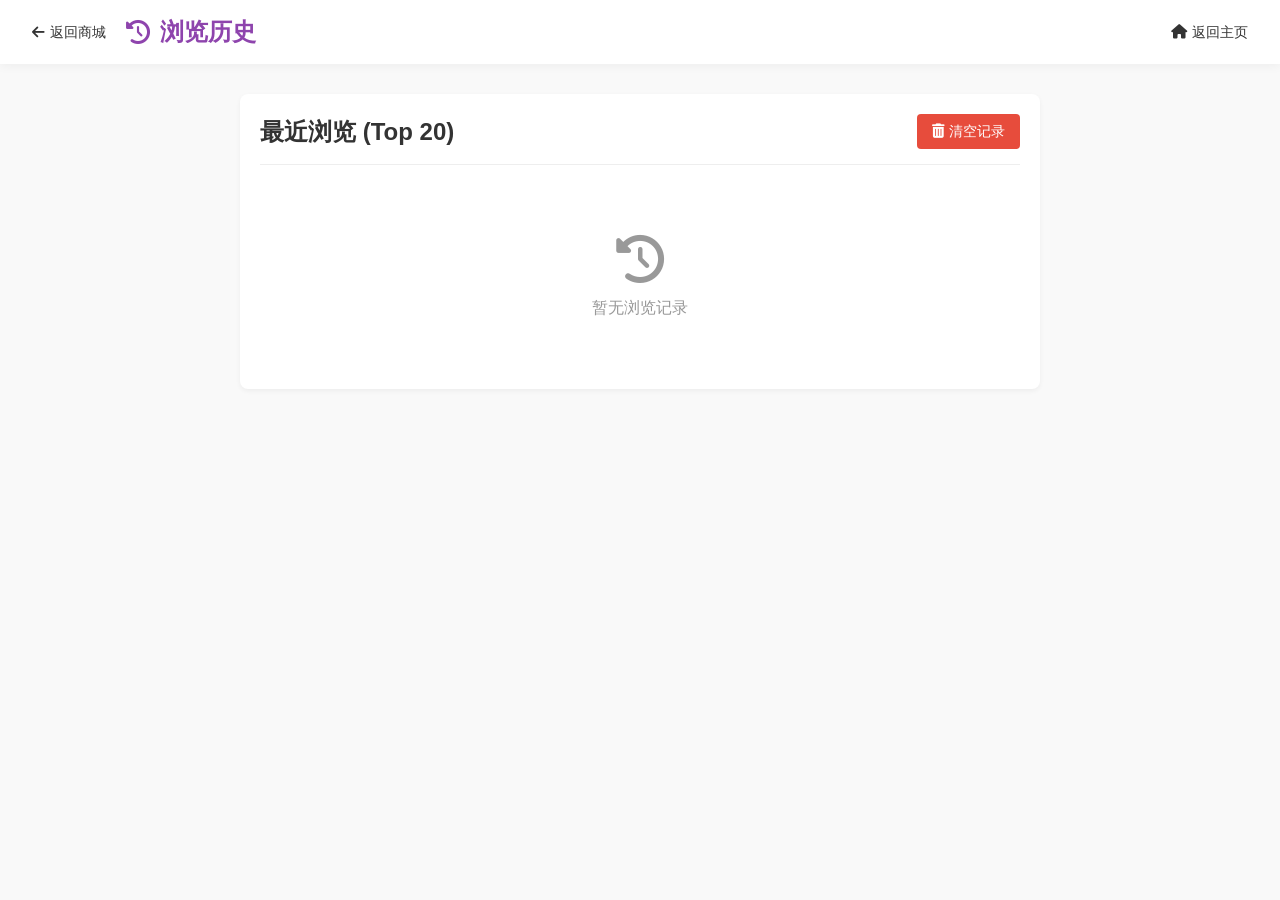
<file: pet-funeral/history.html>
<!DOCTYPE html>
<html lang="zh-CN">
<head>
    <meta charset="UTF-8">
    <meta name="viewport" content="width=device-width, initial-scale=1.0">
    <title>浏览历史 - 宠物殡葬服务</title>
    <link rel="stylesheet" href="https://cdnjs.cloudflare.com/ajax/libs/font-awesome/6.4.0/css/all.min.css">
    <style>
        :root {
            --primary-color: #8e44ad;
            --text-color: #333;
            --border-color: #ddd;
        }

        * {
            margin: 0;
            padding: 0;
            box-sizing: border-box;
            font-family: 'Segoe UI', sans-serif;
        }

        body {
            background-color: #f9f9f9;
            color: var(--text-color);
        }

        /* 复用导航栏样式 */
        .navbar {
            background-color: #fff;
            padding: 1rem 2rem;
            display: flex;
            justify-content: space-between;
            align-items: center;
            box-shadow: 0 2px 10px rgba(0,0,0,0.05);
            position: sticky;
            top: 0;
            z-index: 100;
        }

        .nav-left {
            display: flex;
            align-items: center;
            gap: 20px;
        }

        .back-link {
            text-decoration: none;
            color: var(--text-color);
            display: flex;
            align-items: center;
            gap: 5px;
            font-size: 0.9rem;
        }

        .brand {
            font-size: 1.5rem;
            font-weight: bold;
            color: var(--primary-color);
            display: flex;
            align-items: center;
            gap: 10px;
        }

        .container {
            max-width: 800px;
            margin: 30px auto;
            padding: 20px;
            background: white;
            border-radius: 8px;
            box-shadow: 0 2px 5px rgba(0,0,0,0.05);
        }

        .page-header {
            display: flex;
            justify-content: space-between;
            align-items: center;
            margin-bottom: 20px;
            padding-bottom: 15px;
            border-bottom: 1px solid #eee;
        }

        .clear-btn {
            padding: 8px 15px;
            background-color: #e74c3c;
            color: white;
            border: none;
            border-radius: 4px;
            cursor: pointer;
            font-size: 0.9rem;
        }

        .history-list {
            display: flex;
            flex-direction: column;
            gap: 15px;
        }

        .history-item {
            display: flex;
            gap: 15px;
            padding: 15px;
            border: 1px solid #eee;
            border-radius: 6px;
            transition: background 0.2s;
        }

        .history-item:hover {
            background-color: #fcfcfc;
        }

        .item-img {
            width: 80px;
            height: 80px;
            object-fit: cover;
            border-radius: 4px;
            background-color: #eee;
        }

        .item-info {
            flex: 1;
            display: flex;
            flex-direction: column;
            justify-content: center;
        }

        .item-name {
            font-weight: bold;
            font-size: 1.1rem;
            margin-bottom: 5px;
            color: #333;
            text-decoration: none;
        }

        .item-price {
            color: #e74c3c;
            font-weight: bold;
        }

        .item-time {
            font-size: 0.8rem;
            color: #999;
            margin-top: 5px;
        }

        .empty-state {
            text-align: center;
            padding: 50px;
            color: #999;
        }
    </style>
</head>
<body>
    <nav class="navbar">
        <div class="nav-left">
            <a href="index.html" class="back-link"><i class="fas fa-arrow-left"></i> 返回商城</a>
            <div class="brand">
                <i class="fas fa-history"></i> 浏览历史
            </div>
        </div>
        <div class="nav-right">
             <a href="../index.html" class="back-link" style="margin-left: 20px;"><i class="fas fa-home"></i> 返回主页</a>
        </div>
    </nav>

    <div class="container">
        <div class="page-header">
            <h2>最近浏览 (Top 20)</h2>
            <button class="clear-btn" onclick="clearHistory()"><i class="fas fa-trash-alt"></i> 清空记录</button>
        </div>
        <div id="history-list" class="history-list">
            <!-- 动态生成 -->
        </div>
    </div>

    <script>
        function renderHistory() {
            let history = [];
            try {
                history = JSON.parse(localStorage.getItem('pet_history')) || [];
            } catch (e) {
                console.error("Failed to parse history:", e);
                localStorage.removeItem('pet_history');
            }

            const container = document.getElementById('history-list');
            
            if (!Array.isArray(history) || history.length === 0) {
                container.innerHTML = `
                    <div class="empty-state">
                        <i class="fas fa-history" style="font-size: 3rem; margin-bottom: 15px;"></i>
                        <p>暂无浏览记录</p>
                    </div>
                `;
                return;
            }

            container.innerHTML = history.map(item => {
                // 简单的防错检查
                const name = item.name || '未知商品';
                const price = item.price || 0;
                const img = item.image || 'https://via.placeholder.com/80';
                const timeStr = item.time ? new Date(item.time).toLocaleString() : '未知时间';
                
                return `
                <div class="history-item">
                    <img src="${img}" class="item-img" alt="${name}" onerror="this.src='https://via.placeholder.com/80'">
                    <div class="item-info">
                        <div class="item-name">${name}</div>
                        <div class="item-price">¥${price}</div>
                        <div class="item-time">浏览时间: ${timeStr}</div>
                    </div>
                    <div style="display:flex; align-items:center;">
                        <a href="index.html" style="padding:5px 10px; border:1px solid var(--primary-color); color:var(--primary-color); border-radius:4px; text-decoration:none; font-size:0.9rem;">查看详情</a>
                    </div>
                </div>
            `}).join('');
        }

        function clearHistory() {
            if (confirm('确定要清空所有浏览记录吗？')) {
                localStorage.removeItem('pet_history');
                renderHistory();
            }
        }

        document.addEventListener('DOMContentLoaded', renderHistory);
    </script>
</body>
</html>
</file>
<file: gongwen-gaogao/assets/index-ES9C1fUB.css>
*,:before,:after{--tw-border-spacing-x: 0;--tw-border-spacing-y: 0;--tw-translate-x: 0;--tw-translate-y: 0;--tw-rotate: 0;--tw-skew-x: 0;--tw-skew-y: 0;--tw-scale-x: 1;--tw-scale-y: 1;--tw-pan-x: ;--tw-pan-y: ;--tw-pinch-zoom: ;--tw-scroll-snap-strictness: proximity;--tw-gradient-from-position: ;--tw-gradient-via-position: ;--tw-gradient-to-position: ;--tw-ordinal: ;--tw-slashed-zero: ;--tw-numeric-figure: ;--tw-numeric-spacing: ;--tw-numeric-fraction: ;--tw-ring-inset: ;--tw-ring-offset-width: 0px;--tw-ring-offset-color: #fff;--tw-ring-color: rgb(59 130 246 / .5);--tw-ring-offset-shadow: 0 0 #0000;--tw-ring-shadow: 0 0 #0000;--tw-shadow: 0 0 #0000;--tw-shadow-colored: 0 0 #0000;--tw-blur: ;--tw-brightness: ;--tw-contrast: ;--tw-grayscale: ;--tw-hue-rotate: ;--tw-invert: ;--tw-saturate: ;--tw-sepia: ;--tw-drop-shadow: ;--tw-backdrop-blur: ;--tw-backdrop-brightness: ;--tw-backdrop-contrast: ;--tw-backdrop-grayscale: ;--tw-backdrop-hue-rotate: ;--tw-backdrop-invert: ;--tw-backdrop-opacity: ;--tw-backdrop-saturate: ;--tw-backdrop-sepia: ;--tw-contain-size: ;--tw-contain-layout: ;--tw-contain-paint: ;--tw-contain-style: }::backdrop{--tw-border-spacing-x: 0;--tw-border-spacing-y: 0;--tw-translate-x: 0;--tw-translate-y: 0;--tw-rotate: 0;--tw-skew-x: 0;--tw-skew-y: 0;--tw-scale-x: 1;--tw-scale-y: 1;--tw-pan-x: ;--tw-pan-y: ;--tw-pinch-zoom: ;--tw-scroll-snap-strictness: proximity;--tw-gradient-from-position: ;--tw-gradient-via-position: ;--tw-gradient-to-position: ;--tw-ordinal: ;--tw-slashed-zero: ;--tw-numeric-figure: ;--tw-numeric-spacing: ;--tw-numeric-fraction: ;--tw-ring-inset: ;--tw-ring-offset-width: 0px;--tw-ring-offset-color: #fff;--tw-ring-color: rgb(59 130 246 / .5);--tw-ring-offset-shadow: 0 0 #0000;--tw-ring-shadow: 0 0 #0000;--tw-shadow: 0 0 #0000;--tw-shadow-colored: 0 0 #0000;--tw-blur: ;--tw-brightness: ;--tw-contrast: ;--tw-grayscale: ;--tw-hue-rotate: ;--tw-invert: ;--tw-saturate: ;--tw-sepia: ;--tw-drop-shadow: ;--tw-backdrop-blur: ;--tw-backdrop-brightness: ;--tw-backdrop-contrast: ;--tw-backdrop-grayscale: ;--tw-backdrop-hue-rotate: ;--tw-backdrop-invert: ;--tw-backdrop-opacity: ;--tw-backdrop-saturate: ;--tw-backdrop-sepia: ;--tw-contain-size: ;--tw-contain-layout: ;--tw-contain-paint: ;--tw-contain-style: }*,:before,:after{box-sizing:border-box;border-width:0;border-style:solid;border-color:#e5e7eb}:before,:after{--tw-content: ""}html,:host{line-height:1.5;-webkit-text-size-adjust:100%;-moz-tab-size:4;-o-tab-size:4;tab-size:4;font-family:Microsoft YaHei,PingFang SC,Hiragino Sans GB,sans-serif;font-feature-settings:normal;font-variation-settings:normal;-webkit-tap-highlight-color:transparent}body{margin:0;line-height:inherit}hr{height:0;color:inherit;border-top-width:1px}abbr:where([title]){-webkit-text-decoration:underline dotted;text-decoration:underline dotted}h1,h2,h3,h4,h5,h6{font-size:inherit;font-weight:inherit}a{color:inherit;text-decoration:inherit}b,strong{font-weight:bolder}code,kbd,samp,pre{font-family:ui-monospace,SFMono-Regular,Menlo,Monaco,Consolas,Liberation Mono,Courier New,monospace;font-feature-settings:normal;font-variation-settings:normal;font-size:1em}small{font-size:80%}sub,sup{font-size:75%;line-height:0;position:relative;vertical-align:baseline}sub{bottom:-.25em}sup{top:-.5em}table{text-indent:0;border-color:inherit;border-collapse:collapse}button,input,optgroup,select,textarea{font-family:inherit;font-feature-settings:inherit;font-variation-settings:inherit;font-size:100%;font-weight:inherit;line-height:inherit;letter-spacing:inherit;color:inherit;margin:0;padding:0}button,select{text-transform:none}button,input:where([type=button]),input:where([type=reset]),input:where([type=submit]){-webkit-appearance:button;background-color:transparent;background-image:none}:-moz-focusring{outline:auto}:-moz-ui-invalid{box-shadow:none}progress{vertical-align:baseline}::-webkit-inner-spin-button,::-webkit-outer-spin-button{height:auto}[type=search]{-webkit-appearance:textfield;outline-offset:-2px}::-webkit-search-decoration{-webkit-appearance:none}::-webkit-file-upload-button{-webkit-appearance:button;font:inherit}summary{display:list-item}blockquote,dl,dd,h1,h2,h3,h4,h5,h6,hr,figure,p,pre{margin:0}fieldset{margin:0;padding:0}legend{padding:0}ol,ul,menu{list-style:none;margin:0;padding:0}dialog{padding:0}textarea{resize:vertical}input::-moz-placeholder,textarea::-moz-placeholder{opacity:1;color:#9ca3af}input::placeholder,textarea::placeholder{opacity:1;color:#9ca3af}button,[role=button]{cursor:pointer}:disabled{cursor:default}img,svg,video,canvas,audio,iframe,embed,object{display:block;vertical-align:middle}img,video{max-width:100%;height:auto}[hidden]:where(:not([hidden=until-found])){display:none}.\!visible{visibility:visible!important}.visible{visibility:visible}.fixed{position:fixed}.absolute{position:absolute}.relative{position:relative}.sticky{position:sticky}.inset-0{top:0;right:0;bottom:0;left:0}.inset-y-0{top:0;bottom:0}.left-0{left:0}.right-0{right:0}.right-2{right:.5rem}.top-0{top:0}.top-2{top:.5rem}.top-full{top:100%}.z-40{z-index:40}.z-50{z-index:50}.z-\[100\]{z-index:100}.z-\[200\]{z-index:200}.-mx-1\.5{margin-left:-.375rem;margin-right:-.375rem}.mx-1\.5{margin-left:.375rem;margin-right:.375rem}.mx-auto{margin-left:auto;margin-right:auto}.my-6{margin-top:1.5rem;margin-bottom:1.5rem}.-mb-\[13px\]{margin-bottom:-13px}.mb-0\.5{margin-bottom:.125rem}.mb-1{margin-bottom:.25rem}.mb-1\.5{margin-bottom:.375rem}.mb-2{margin-bottom:.5rem}.mb-3{margin-bottom:.75rem}.mb-4{margin-bottom:1rem}.mb-5{margin-bottom:1.25rem}.mb-6{margin-bottom:1.5rem}.mb-8{margin-bottom:2rem}.ml-0\.5{margin-left:.125rem}.ml-1{margin-left:.25rem}.ml-2{margin-left:.5rem}.ml-3{margin-left:.75rem}.ml-auto{margin-left:auto}.mr-0\.5{margin-right:.125rem}.mt-0\.5{margin-top:.125rem}.mt-1{margin-top:.25rem}.mt-2{margin-top:.5rem}.mt-3{margin-top:.75rem}.mt-4{margin-top:1rem}.mt-6{margin-top:1.5rem}.block{display:block}.inline-block{display:inline-block}.inline{display:inline}.flex{display:flex}.inline-flex{display:inline-flex}.grid{display:grid}.hidden{display:none}.h-0\.5{height:.125rem}.h-1{height:.25rem}.h-1\.5{height:.375rem}.h-10{height:2.5rem}.h-14{height:3.5rem}.h-4{height:1rem}.h-6{height:1.5rem}.h-8{height:2rem}.h-\[calc\(100\%-40px\)\]{height:calc(100% - 40px)}.h-full{height:100%}.h-screen{height:100vh}.max-h-0{max-height:0px}.max-h-32{max-height:8rem}.max-h-40{max-height:10rem}.max-h-72{max-height:18rem}.max-h-\[300px\]{max-height:300px}.max-h-\[85vh\]{max-height:85vh}.max-h-\[90vh\]{max-height:90vh}.min-h-\[400px\]{min-height:400px}.min-h-screen{min-height:100vh}.\!w-\[48px\]{width:48px!important}.w-1{width:.25rem}.w-10{width:2.5rem}.w-14{width:3.5rem}.w-2{width:.5rem}.w-36{width:9rem}.w-4{width:1rem}.w-40{width:10rem}.w-52{width:13rem}.w-6{width:1.5rem}.w-8{width:2rem}.w-\[120px\]{width:120px}.w-\[20\%\]{width:20%}.w-\[25\%\]{width:25%}.w-\[520px\]{width:520px}.w-\[85\%\]{width:85%}.w-full{width:100%}.\!min-w-\[48px\]{min-width:48px!important}.min-w-0{min-width:0px}.min-w-\[100px\]{min-width:100px}.min-w-\[120px\]{min-width:120px}.min-w-\[180px\]{min-width:180px}.min-w-\[260px\]{min-width:260px}.\!max-w-\[48px\]{max-width:48px!important}.max-w-2xl{max-width:42rem}.max-w-3xl{max-width:48rem}.max-w-\[240px\]{max-width:240px}.max-w-\[400px\]{max-width:400px}.max-w-lg{max-width:32rem}.max-w-sm{max-width:24rem}.max-w-xs{max-width:20rem}.flex-1{flex:1 1 0%}.shrink-0{flex-shrink:0}.rotate-90{--tw-rotate: 90deg;transform:translate(var(--tw-translate-x),var(--tw-translate-y)) rotate(var(--tw-rotate)) skew(var(--tw-skew-x)) skewY(var(--tw-skew-y)) scaleX(var(--tw-scale-x)) scaleY(var(--tw-scale-y))}@keyframes pulse{50%{opacity:.5}}.animate-pulse{animation:pulse 2s cubic-bezier(.4,0,.6,1) infinite}@keyframes spin{to{transform:rotate(360deg)}}.animate-spin{animation:spin 1s linear infinite}.cursor-default{cursor:default}.cursor-not-allowed{cursor:not-allowed}.cursor-pointer{cursor:pointer}.select-none{-webkit-user-select:none;-moz-user-select:none;user-select:none}.resize-y{resize:vertical}.resize{resize:both}.grid-cols-1{grid-template-columns:repeat(1,minmax(0,1fr))}.grid-cols-2{grid-template-columns:repeat(2,minmax(0,1fr))}.grid-cols-3{grid-template-columns:repeat(3,minmax(0,1fr))}.flex-col{flex-direction:column}.flex-wrap{flex-wrap:wrap}.items-start{align-items:flex-start}.items-center{align-items:center}.items-baseline{align-items:baseline}.items-stretch{align-items:stretch}.justify-start{justify-content:flex-start}.justify-end{justify-content:flex-end}.justify-center{justify-content:center}.justify-between{justify-content:space-between}.gap-0\.5{gap:.125rem}.gap-1{gap:.25rem}.gap-1\.5{gap:.375rem}.gap-2{gap:.5rem}.gap-3{gap:.75rem}.gap-4{gap:1rem}.space-y-0\.5>:not([hidden])~:not([hidden]){--tw-space-y-reverse: 0;margin-top:calc(.125rem * calc(1 - var(--tw-space-y-reverse)));margin-bottom:calc(.125rem * var(--tw-space-y-reverse))}.space-y-1>:not([hidden])~:not([hidden]){--tw-space-y-reverse: 0;margin-top:calc(.25rem * calc(1 - var(--tw-space-y-reverse)));margin-bottom:calc(.25rem * var(--tw-space-y-reverse))}.space-y-2>:not([hidden])~:not([hidden]){--tw-space-y-reverse: 0;margin-top:calc(.5rem * calc(1 - var(--tw-space-y-reverse)));margin-bottom:calc(.5rem * var(--tw-space-y-reverse))}.space-y-3>:not([hidden])~:not([hidden]){--tw-space-y-reverse: 0;margin-top:calc(.75rem * calc(1 - var(--tw-space-y-reverse)));margin-bottom:calc(.75rem * var(--tw-space-y-reverse))}.space-y-3\.5>:not([hidden])~:not([hidden]){--tw-space-y-reverse: 0;margin-top:calc(.875rem * calc(1 - var(--tw-space-y-reverse)));margin-bottom:calc(.875rem * var(--tw-space-y-reverse))}.space-y-4>:not([hidden])~:not([hidden]){--tw-space-y-reverse: 0;margin-top:calc(1rem * calc(1 - var(--tw-space-y-reverse)));margin-bottom:calc(1rem * var(--tw-space-y-reverse))}.divide-y>:not([hidden])~:not([hidden]){--tw-divide-y-reverse: 0;border-top-width:calc(1px * calc(1 - var(--tw-divide-y-reverse)));border-bottom-width:calc(1px * var(--tw-divide-y-reverse))}.divide-gray-100>:not([hidden])~:not([hidden]){--tw-divide-opacity: 1;border-color:rgb(243 244 246 / var(--tw-divide-opacity, 1))}.overflow-hidden{overflow:hidden}.overflow-y-auto{overflow-y:auto}.truncate{overflow:hidden;text-overflow:ellipsis;white-space:nowrap}.whitespace-nowrap{white-space:nowrap}.whitespace-pre-wrap{white-space:pre-wrap}.rounded{border-radius:.25rem}.rounded-2xl{border-radius:1rem}.rounded-full{border-radius:9999px}.rounded-lg{border-radius:.5rem}.rounded-md{border-radius:.375rem}.rounded-xl{border-radius:.75rem}.border{border-width:1px}.border-2{border-width:2px}.border-b{border-bottom-width:1px}.border-b-2{border-bottom-width:2px}.border-l{border-left-width:1px}.border-r{border-right-width:1px}.border-t{border-top-width:1px}.border-dashed{border-style:dashed}.border-\[\#c8102e\]{--tw-border-opacity: 1;border-color:rgb(200 16 46 / var(--tw-border-opacity, 1))}.border-\[\#c8102e\]\/20{border-color:#c8102e33}.border-\[\#d0d0d0\]{--tw-border-opacity: 1;border-color:rgb(208 208 208 / var(--tw-border-opacity, 1))}.border-amber-200{--tw-border-opacity: 1;border-color:rgb(253 230 138 / var(--tw-border-opacity, 1))}.border-blue-200{--tw-border-opacity: 1;border-color:rgb(191 219 254 / var(--tw-border-opacity, 1))}.border-gray-100{--tw-border-opacity: 1;border-color:rgb(243 244 246 / var(--tw-border-opacity, 1))}.border-gray-200{--tw-border-opacity: 1;border-color:rgb(229 231 235 / var(--tw-border-opacity, 1))}.border-gray-300{--tw-border-opacity: 1;border-color:rgb(209 213 219 / var(--tw-border-opacity, 1))}.border-gray-50{--tw-border-opacity: 1;border-color:rgb(249 250 251 / var(--tw-border-opacity, 1))}.border-green-200{--tw-border-opacity: 1;border-color:rgb(187 247 208 / var(--tw-border-opacity, 1))}.border-red-100\/50{border-color:#fee2e280}.border-red-200{--tw-border-opacity: 1;border-color:rgb(254 202 202 / var(--tw-border-opacity, 1))}.border-transparent{border-color:transparent}.border-t-\[\#c8102e\]{--tw-border-opacity: 1;border-top-color:rgb(200 16 46 / var(--tw-border-opacity, 1))}.bg-\[\#c8102e\]{--tw-bg-opacity: 1;background-color:rgb(200 16 46 / var(--tw-bg-opacity, 1))}.bg-\[\#c8102e\]\/10{background-color:#c8102e1a}.bg-\[\#c8102e\]\/5{background-color:#c8102e0d}.bg-\[\#f5f5f0\]{--tw-bg-opacity: 1;background-color:rgb(245 245 240 / var(--tw-bg-opacity, 1))}.bg-amber-100{--tw-bg-opacity: 1;background-color:rgb(254 243 199 / var(--tw-bg-opacity, 1))}.bg-amber-50{--tw-bg-opacity: 1;background-color:rgb(255 251 235 / var(--tw-bg-opacity, 1))}.bg-amber-500{--tw-bg-opacity: 1;background-color:rgb(245 158 11 / var(--tw-bg-opacity, 1))}.bg-black\/40{background-color:#0006}.bg-black\/50{background-color:#00000080}.bg-blue-100{--tw-bg-opacity: 1;background-color:rgb(219 234 254 / var(--tw-bg-opacity, 1))}.bg-blue-50{--tw-bg-opacity: 1;background-color:rgb(239 246 255 / var(--tw-bg-opacity, 1))}.bg-gray-100{--tw-bg-opacity: 1;background-color:rgb(243 244 246 / var(--tw-bg-opacity, 1))}.bg-gray-200{--tw-bg-opacity: 1;background-color:rgb(229 231 235 / var(--tw-bg-opacity, 1))}.bg-gray-50{--tw-bg-opacity: 1;background-color:rgb(249 250 251 / var(--tw-bg-opacity, 1))}.bg-gray-500{--tw-bg-opacity: 1;background-color:rgb(107 114 128 / var(--tw-bg-opacity, 1))}.bg-green-100{--tw-bg-opacity: 1;background-color:rgb(220 252 231 / var(--tw-bg-opacity, 1))}.bg-green-300{--tw-bg-opacity: 1;background-color:rgb(134 239 172 / var(--tw-bg-opacity, 1))}.bg-green-50{--tw-bg-opacity: 1;background-color:rgb(240 253 244 / var(--tw-bg-opacity, 1))}.bg-green-500{--tw-bg-opacity: 1;background-color:rgb(34 197 94 / var(--tw-bg-opacity, 1))}.bg-green-600{--tw-bg-opacity: 1;background-color:rgb(22 163 74 / var(--tw-bg-opacity, 1))}.bg-red-100{--tw-bg-opacity: 1;background-color:rgb(254 226 226 / var(--tw-bg-opacity, 1))}.bg-red-50{--tw-bg-opacity: 1;background-color:rgb(254 242 242 / var(--tw-bg-opacity, 1))}.bg-red-500{--tw-bg-opacity: 1;background-color:rgb(239 68 68 / var(--tw-bg-opacity, 1))}.bg-white{--tw-bg-opacity: 1;background-color:rgb(255 255 255 / var(--tw-bg-opacity, 1))}.bg-white\/10{background-color:#ffffff1a}.bg-white\/20{background-color:#fff3}.bg-white\/60{background-color:#fff9}.bg-gradient-to-r{background-image:linear-gradient(to right,var(--tw-gradient-stops))}.from-\[\#c8102e\]{--tw-gradient-from: #c8102e var(--tw-gradient-from-position);--tw-gradient-to: rgb(200 16 46 / 0) var(--tw-gradient-to-position);--tw-gradient-stops: var(--tw-gradient-from), var(--tw-gradient-to)}.from-red-50{--tw-gradient-from: #fef2f2 var(--tw-gradient-from-position);--tw-gradient-to: rgb(254 242 242 / 0) var(--tw-gradient-to-position);--tw-gradient-stops: var(--tw-gradient-from), var(--tw-gradient-to)}.via-\[\#d42a3f\]{--tw-gradient-to: rgb(212 42 63 / 0) var(--tw-gradient-to-position);--tw-gradient-stops: var(--tw-gradient-from), #d42a3f var(--tw-gradient-via-position), var(--tw-gradient-to)}.to-\[\#c8102e\]{--tw-gradient-to: #c8102e var(--tw-gradient-to-position)}.to-amber-50{--tw-gradient-to: #fffbeb var(--tw-gradient-to-position)}.fill-amber-400{fill:#fbbf24}.p-1{padding:.25rem}.p-1\.5{padding:.375rem}.p-2{padding:.5rem}.p-2\.5{padding:.625rem}.p-3{padding:.75rem}.p-4{padding:1rem}.p-5{padding:1.25rem}.p-6{padding:1.5rem}.px-1{padding-left:.25rem;padding-right:.25rem}.px-1\.5{padding-left:.375rem;padding-right:.375rem}.px-2{padding-left:.5rem;padding-right:.5rem}.px-2\.5{padding-left:.625rem;padding-right:.625rem}.px-3{padding-left:.75rem;padding-right:.75rem}.px-4{padding-left:1rem;padding-right:1rem}.px-5{padding-left:1.25rem;padding-right:1.25rem}.px-6{padding-left:1.5rem;padding-right:1.5rem}.px-8{padding-left:2rem;padding-right:2rem}.py-0\.5{padding-top:.125rem;padding-bottom:.125rem}.py-1{padding-top:.25rem;padding-bottom:.25rem}.py-1\.5{padding-top:.375rem;padding-bottom:.375rem}.py-12{padding-top:3rem;padding-bottom:3rem}.py-16{padding-top:4rem;padding-bottom:4rem}.py-2{padding-top:.5rem;padding-bottom:.5rem}.py-2\.5{padding-top:.625rem;padding-bottom:.625rem}.py-3{padding-top:.75rem;padding-bottom:.75rem}.py-4{padding-top:1rem;padding-bottom:1rem}.py-8{padding-top:2rem;padding-bottom:2rem}.pb-1{padding-bottom:.25rem}.pb-2{padding-bottom:.5rem}.pb-2\.5{padding-bottom:.625rem}.pb-3{padding-bottom:.75rem}.pr-12{padding-right:3rem}.pt-10{padding-top:2.5rem}.pt-3{padding-top:.75rem}.pt-6{padding-top:1.5rem}.text-left{text-align:left}.text-center{text-align:center}.align-middle{vertical-align:middle}.font-mono{font-family:ui-monospace,SFMono-Regular,Menlo,Monaco,Consolas,Liberation Mono,Courier New,monospace}.font-serif{font-family:SimSun,"FangSong",serif}.text-3xl{font-size:1.875rem;line-height:2.25rem}.text-\[10px\]{font-size:10px}.text-\[11px\]{font-size:11px}.text-\[15px\]{font-size:15px}.text-\[9px\]{font-size:9px}.text-base{font-size:1rem;line-height:1.5rem}.text-lg{font-size:1.125rem;line-height:1.75rem}.text-sm{font-size:.875rem;line-height:1.25rem}.text-xs{font-size:.75rem;line-height:1rem}.font-bold{font-weight:700}.font-medium{font-weight:500}.uppercase{text-transform:uppercase}.leading-5{line-height:1.25rem}.leading-relaxed{line-height:1.625}.leading-snug{line-height:1.375}.leading-tight{line-height:1.25}.tracking-tight{letter-spacing:-.025em}.tracking-wide{letter-spacing:.025em}.text-\[\#c8102e\]{--tw-text-opacity: 1;color:rgb(200 16 46 / var(--tw-text-opacity, 1))}.text-amber-400{--tw-text-opacity: 1;color:rgb(251 191 36 / var(--tw-text-opacity, 1))}.text-amber-500{--tw-text-opacity: 1;color:rgb(245 158 11 / var(--tw-text-opacity, 1))}.text-amber-600{--tw-text-opacity: 1;color:rgb(217 119 6 / var(--tw-text-opacity, 1))}.text-amber-700{--tw-text-opacity: 1;color:rgb(180 83 9 / var(--tw-text-opacity, 1))}.text-amber-900{--tw-text-opacity: 1;color:rgb(120 53 15 / var(--tw-text-opacity, 1))}.text-blue-500{--tw-text-opacity: 1;color:rgb(59 130 246 / var(--tw-text-opacity, 1))}.text-blue-700{--tw-text-opacity: 1;color:rgb(29 78 216 / var(--tw-text-opacity, 1))}.text-gray-300{--tw-text-opacity: 1;color:rgb(209 213 219 / var(--tw-text-opacity, 1))}.text-gray-400{--tw-text-opacity: 1;color:rgb(156 163 175 / var(--tw-text-opacity, 1))}.text-gray-500{--tw-text-opacity: 1;color:rgb(107 114 128 / var(--tw-text-opacity, 1))}.text-gray-600{--tw-text-opacity: 1;color:rgb(75 85 99 / var(--tw-text-opacity, 1))}.text-gray-700{--tw-text-opacity: 1;color:rgb(55 65 81 / var(--tw-text-opacity, 1))}.text-gray-800{--tw-text-opacity: 1;color:rgb(31 41 55 / var(--tw-text-opacity, 1))}.text-gray-900{--tw-text-opacity: 1;color:rgb(17 24 39 / var(--tw-text-opacity, 1))}.text-green-500{--tw-text-opacity: 1;color:rgb(34 197 94 / var(--tw-text-opacity, 1))}.text-green-600{--tw-text-opacity: 1;color:rgb(22 163 74 / var(--tw-text-opacity, 1))}.text-green-700{--tw-text-opacity: 1;color:rgb(21 128 61 / var(--tw-text-opacity, 1))}.text-green-900{--tw-text-opacity: 1;color:rgb(20 83 45 / var(--tw-text-opacity, 1))}.text-red-400{--tw-text-opacity: 1;color:rgb(248 113 113 / var(--tw-text-opacity, 1))}.text-red-600{--tw-text-opacity: 1;color:rgb(220 38 38 / var(--tw-text-opacity, 1))}.text-red-700{--tw-text-opacity: 1;color:rgb(185 28 28 / var(--tw-text-opacity, 1))}.text-red-800{--tw-text-opacity: 1;color:rgb(153 27 27 / var(--tw-text-opacity, 1))}.text-red-900{--tw-text-opacity: 1;color:rgb(127 29 29 / var(--tw-text-opacity, 1))}.text-white{--tw-text-opacity: 1;color:rgb(255 255 255 / var(--tw-text-opacity, 1))}.text-white\/40{color:#fff6}.text-white\/50{color:#ffffff80}.text-white\/60{color:#fff9}.text-white\/70{color:#ffffffb3}.underline{text-decoration-line:underline}.placeholder-gray-400::-moz-placeholder{--tw-placeholder-opacity: 1;color:rgb(156 163 175 / var(--tw-placeholder-opacity, 1))}.placeholder-gray-400::placeholder{--tw-placeholder-opacity: 1;color:rgb(156 163 175 / var(--tw-placeholder-opacity, 1))}.opacity-0{opacity:0}.opacity-100{opacity:1}.opacity-20{opacity:.2}.opacity-50{opacity:.5}.shadow-2xl{--tw-shadow: 0 25px 50px -12px rgb(0 0 0 / .25);--tw-shadow-colored: 0 25px 50px -12px var(--tw-shadow-color);box-shadow:var(--tw-ring-offset-shadow, 0 0 #0000),var(--tw-ring-shadow, 0 0 #0000),var(--tw-shadow)}.shadow-lg{--tw-shadow: 0 10px 15px -3px rgb(0 0 0 / .1), 0 4px 6px -4px rgb(0 0 0 / .1);--tw-shadow-colored: 0 10px 15px -3px var(--tw-shadow-color), 0 4px 6px -4px var(--tw-shadow-color);box-shadow:var(--tw-ring-offset-shadow, 0 0 #0000),var(--tw-ring-shadow, 0 0 #0000),var(--tw-shadow)}.shadow-md{--tw-shadow: 0 4px 6px -1px rgb(0 0 0 / .1), 0 2px 4px -2px rgb(0 0 0 / .1);--tw-shadow-colored: 0 4px 6px -1px var(--tw-shadow-color), 0 2px 4px -2px var(--tw-shadow-color);box-shadow:var(--tw-ring-offset-shadow, 0 0 #0000),var(--tw-ring-shadow, 0 0 #0000),var(--tw-shadow)}.shadow-sm{--tw-shadow: 0 1px 2px 0 rgb(0 0 0 / .05);--tw-shadow-colored: 0 1px 2px 0 var(--tw-shadow-color);box-shadow:var(--tw-ring-offset-shadow, 0 0 #0000),var(--tw-ring-shadow, 0 0 #0000),var(--tw-shadow)}.shadow-xl{--tw-shadow: 0 20px 25px -5px rgb(0 0 0 / .1), 0 8px 10px -6px rgb(0 0 0 / .1);--tw-shadow-colored: 0 20px 25px -5px var(--tw-shadow-color), 0 8px 10px -6px var(--tw-shadow-color);box-shadow:var(--tw-ring-offset-shadow, 0 0 #0000),var(--tw-ring-shadow, 0 0 #0000),var(--tw-shadow)}.shadow-\[\#c8102e\]\/20{--tw-shadow-color: rgb(200 16 46 / .2);--tw-shadow: var(--tw-shadow-colored)}.outline{outline-style:solid}.ring-1{--tw-ring-offset-shadow: var(--tw-ring-inset) 0 0 0 var(--tw-ring-offset-width) var(--tw-ring-offset-color);--tw-ring-shadow: var(--tw-ring-inset) 0 0 0 calc(1px + var(--tw-ring-offset-width)) var(--tw-ring-color);box-shadow:var(--tw-ring-offset-shadow),var(--tw-ring-shadow),var(--tw-shadow, 0 0 #0000)}.ring-white\/50{--tw-ring-color: rgb(255 255 255 / .5)}.filter{filter:var(--tw-blur) var(--tw-brightness) var(--tw-contrast) var(--tw-grayscale) var(--tw-hue-rotate) var(--tw-invert) var(--tw-saturate) var(--tw-sepia) var(--tw-drop-shadow)}.transition{transition-property:color,background-color,border-color,text-decoration-color,fill,stroke,opacity,box-shadow,transform,filter,backdrop-filter;transition-timing-function:cubic-bezier(.4,0,.2,1);transition-duration:.15s}.transition-all{transition-property:all;transition-timing-function:cubic-bezier(.4,0,.2,1);transition-duration:.15s}.transition-colors{transition-property:color,background-color,border-color,text-decoration-color,fill,stroke;transition-timing-function:cubic-bezier(.4,0,.2,1);transition-duration:.15s}.duration-300{transition-duration:.3s}.duration-500{transition-duration:.5s}*{margin:0;padding:0;box-sizing:border-box}body{font-family:Microsoft YaHei,PingFang SC,Hiragino Sans GB,sans-serif;background:#f5f5f0;color:#333;min-height:100vh}::-webkit-scrollbar{width:6px}::-webkit-scrollbar-track{background:#f0f0f0}::-webkit-scrollbar-thumb{background:#c1c1c1;border-radius:3px}::-webkit-scrollbar-thumb:hover{background:#a0a0a0}.markdown-content h1{font-size:1.5rem;font-weight:700;margin:1.5rem 0 .75rem}.markdown-content h2{font-size:1.25rem;font-weight:700;margin:1.25rem 0 .5rem}.markdown-content h3{font-size:1.1rem;font-weight:600;margin:1rem 0 .5rem}.markdown-content p{margin:.5rem 0;line-height:1.8;text-indent:2em}.markdown-content ul,.markdown-content ol{margin:.5rem 0;padding-left:2em}.markdown-content li{line-height:1.8}.markdown-content blockquote{border-left:3px solid #c8102e;padding:.5rem 1rem;margin:.75rem 0;background:#fdf2f4;color:#8b1a1a}@keyframes fadeIn{0%{opacity:0;transform:translateY(10px)}to{opacity:1;transform:translateY(0)}}.animate-fade-in{animation:fadeIn .3s ease-out}@keyframes pulse-dot{0%,80%,to{opacity:0}40%{opacity:1}}.typing-dot{display:inline-block;width:6px;height:6px;border-radius:50%;background:#c8102e;animation:pulse-dot 1.4s infinite}.typing-dot:nth-child(2){animation-delay:.2s}.typing-dot:nth-child(3){animation-delay:.4s}.kb-right-panel{transition:width .3s cubic-bezier(.4,0,.2,1),min-width .3s cubic-bezier(.4,0,.2,1),max-width .3s cubic-bezier(.4,0,.2,1)!important;overflow:hidden!important}.writing-vertical-rl{writing-mode:vertical-rl;text-orientation:mixed}.kb-tooltip-trigger{position:relative}.kb-tooltip-trigger:after{content:attr(data-tooltip);position:absolute;left:calc(100% + 8px);top:50%;transform:translateY(-50%);background:#1f2937;color:#fff;padding:6px 10px;border-radius:6px;font-size:12px;white-space:nowrap;pointer-events:none;opacity:0;transition:opacity .15s ease;z-index:200;writing-mode:horizontal-tb}.kb-tooltip-trigger:hover:after{opacity:1}.kb-writing-area{transition:flex .3s cubic-bezier(.4,0,.2,1)!important}.kb-float-btn{display:none;position:fixed;bottom:24px;right:24px;z-index:47;width:52px;height:52px;border-radius:50%;background:#c8102e;color:#fff;border:none;cursor:pointer;box-shadow:0 4px 16px #c8102e59;align-items:center;justify-content:center;transition:transform .3s ease,background .3s ease}.kb-float-btn:hover{background:#a00d25;transform:scale(1.05)}.kb-float-btn:active{transform:scale(.95)}.kb-overlay{display:none;position:fixed;top:0;right:0;bottom:0;left:0;z-index:48;background:#00000073;opacity:0;transition:opacity .3s ease}.kb-overlay.show{opacity:1}.kb-mobile-panel{position:fixed;top:0;right:0;bottom:0;z-index:49;width:85%;max-width:400px;background:#fff;box-shadow:-4px 0 20px #00000026;transform:translate(100%);transition:transform .3s cubic-bezier(.4,0,.2,1);overflow-y:auto;display:flex;flex-direction:column}.kb-mobile-panel.show{transform:translate(0)}@media (max-width: 767px){.kb-float-btn{display:flex}}@media (min-width: 768px){.kb-float-btn{display:none!important}.kb-overlay.show{opacity:0;pointer-events:none}.kb-mobile-panel.show{transform:translate(100%)}}.hover\:border-\[\#c8102e\]:hover{--tw-border-opacity: 1;border-color:rgb(200 16 46 / var(--tw-border-opacity, 1))}.hover\:border-\[\#c8102e\]\/30:hover{border-color:#c8102e4d}.hover\:border-amber-300:hover{--tw-border-opacity: 1;border-color:rgb(252 211 77 / var(--tw-border-opacity, 1))}.hover\:border-gray-300:hover{--tw-border-opacity: 1;border-color:rgb(209 213 219 / var(--tw-border-opacity, 1))}.hover\:border-gray-400:hover{--tw-border-opacity: 1;border-color:rgb(156 163 175 / var(--tw-border-opacity, 1))}.hover\:border-green-300:hover{--tw-border-opacity: 1;border-color:rgb(134 239 172 / var(--tw-border-opacity, 1))}.hover\:border-red-300:hover{--tw-border-opacity: 1;border-color:rgb(252 165 165 / var(--tw-border-opacity, 1))}.hover\:bg-\[\#a00d22\]:hover{--tw-bg-opacity: 1;background-color:rgb(160 13 34 / var(--tw-bg-opacity, 1))}.hover\:bg-\[\#a00d25\]:hover{--tw-bg-opacity: 1;background-color:rgb(160 13 37 / var(--tw-bg-opacity, 1))}.hover\:bg-\[\#c8102e\]\/5:hover{background-color:#c8102e0d}.hover\:bg-amber-100:hover{--tw-bg-opacity: 1;background-color:rgb(254 243 199 / var(--tw-bg-opacity, 1))}.hover\:bg-amber-600:hover{--tw-bg-opacity: 1;background-color:rgb(217 119 6 / var(--tw-bg-opacity, 1))}.hover\:bg-gray-100:hover{--tw-bg-opacity: 1;background-color:rgb(243 244 246 / var(--tw-bg-opacity, 1))}.hover\:bg-gray-200:hover{--tw-bg-opacity: 1;background-color:rgb(229 231 235 / var(--tw-bg-opacity, 1))}.hover\:bg-gray-50:hover{--tw-bg-opacity: 1;background-color:rgb(249 250 251 / var(--tw-bg-opacity, 1))}.hover\:bg-gray-600:hover{--tw-bg-opacity: 1;background-color:rgb(75 85 99 / var(--tw-bg-opacity, 1))}.hover\:bg-green-700:hover{--tw-bg-opacity: 1;background-color:rgb(21 128 61 / var(--tw-bg-opacity, 1))}.hover\:bg-red-100:hover{--tw-bg-opacity: 1;background-color:rgb(254 226 226 / var(--tw-bg-opacity, 1))}.hover\:bg-red-100\/30:hover{background-color:#fee2e24d}.hover\:bg-red-200:hover{--tw-bg-opacity: 1;background-color:rgb(254 202 202 / var(--tw-bg-opacity, 1))}.hover\:bg-red-50:hover{--tw-bg-opacity: 1;background-color:rgb(254 242 242 / var(--tw-bg-opacity, 1))}.hover\:bg-red-50\/30:hover{background-color:#fef2f24d}.hover\:bg-white:hover{--tw-bg-opacity: 1;background-color:rgb(255 255 255 / var(--tw-bg-opacity, 1))}.hover\:bg-white\/20:hover{background-color:#fff3}.hover\:text-\[\#c8102e\]:hover{--tw-text-opacity: 1;color:rgb(200 16 46 / var(--tw-text-opacity, 1))}.hover\:text-gray-600:hover{--tw-text-opacity: 1;color:rgb(75 85 99 / var(--tw-text-opacity, 1))}.hover\:text-gray-700:hover{--tw-text-opacity: 1;color:rgb(55 65 81 / var(--tw-text-opacity, 1))}.hover\:text-red-500:hover{--tw-text-opacity: 1;color:rgb(239 68 68 / var(--tw-text-opacity, 1))}.hover\:text-white:hover{--tw-text-opacity: 1;color:rgb(255 255 255 / var(--tw-text-opacity, 1))}.hover\:text-white\/70:hover{color:#ffffffb3}.hover\:text-white\/80:hover{color:#fffc}.hover\:underline:hover{text-decoration-line:underline}.hover\:shadow-sm:hover{--tw-shadow: 0 1px 2px 0 rgb(0 0 0 / .05);--tw-shadow-colored: 0 1px 2px 0 var(--tw-shadow-color);box-shadow:var(--tw-ring-offset-shadow, 0 0 #0000),var(--tw-ring-shadow, 0 0 #0000),var(--tw-shadow)}.focus\:border-\[\#c8102e\]:focus{--tw-border-opacity: 1;border-color:rgb(200 16 46 / var(--tw-border-opacity, 1))}.focus\:outline-none:focus{outline:2px solid transparent;outline-offset:2px}.focus\:ring-2:focus{--tw-ring-offset-shadow: var(--tw-ring-inset) 0 0 0 var(--tw-ring-offset-width) var(--tw-ring-offset-color);--tw-ring-shadow: var(--tw-ring-inset) 0 0 0 calc(2px + var(--tw-ring-offset-width)) var(--tw-ring-color);box-shadow:var(--tw-ring-offset-shadow),var(--tw-ring-shadow),var(--tw-shadow, 0 0 #0000)}.focus\:ring-\[\#c8102e\]\/30:focus{--tw-ring-color: rgb(200 16 46 / .3)}.active\:scale-95:active{--tw-scale-x: .95;--tw-scale-y: .95;transform:translate(var(--tw-translate-x),var(--tw-translate-y)) rotate(var(--tw-rotate)) skew(var(--tw-skew-x)) skewY(var(--tw-skew-y)) scaleX(var(--tw-scale-x)) scaleY(var(--tw-scale-y))}.disabled\:opacity-30:disabled{opacity:.3}.disabled\:opacity-50:disabled{opacity:.5}.group:hover .group-hover\:text-\[\#c8102e\]{--tw-text-opacity: 1;color:rgb(200 16 46 / var(--tw-text-opacity, 1))}@media (min-width: 640px){.sm\:ml-0{margin-left:0}.sm\:block{display:block}.sm\:w-auto{width:auto}.sm\:flex-nowrap{flex-wrap:nowrap}}@media (min-width: 768px){.md\:block{display:block}.md\:flex{display:flex}.md\:flex-col{flex-direction:column}.md\:flex-nowrap{flex-wrap:nowrap}}@media (min-width: 1280px){.xl\:inline{display:inline}.xl\:hidden{display:none}}
</file>
